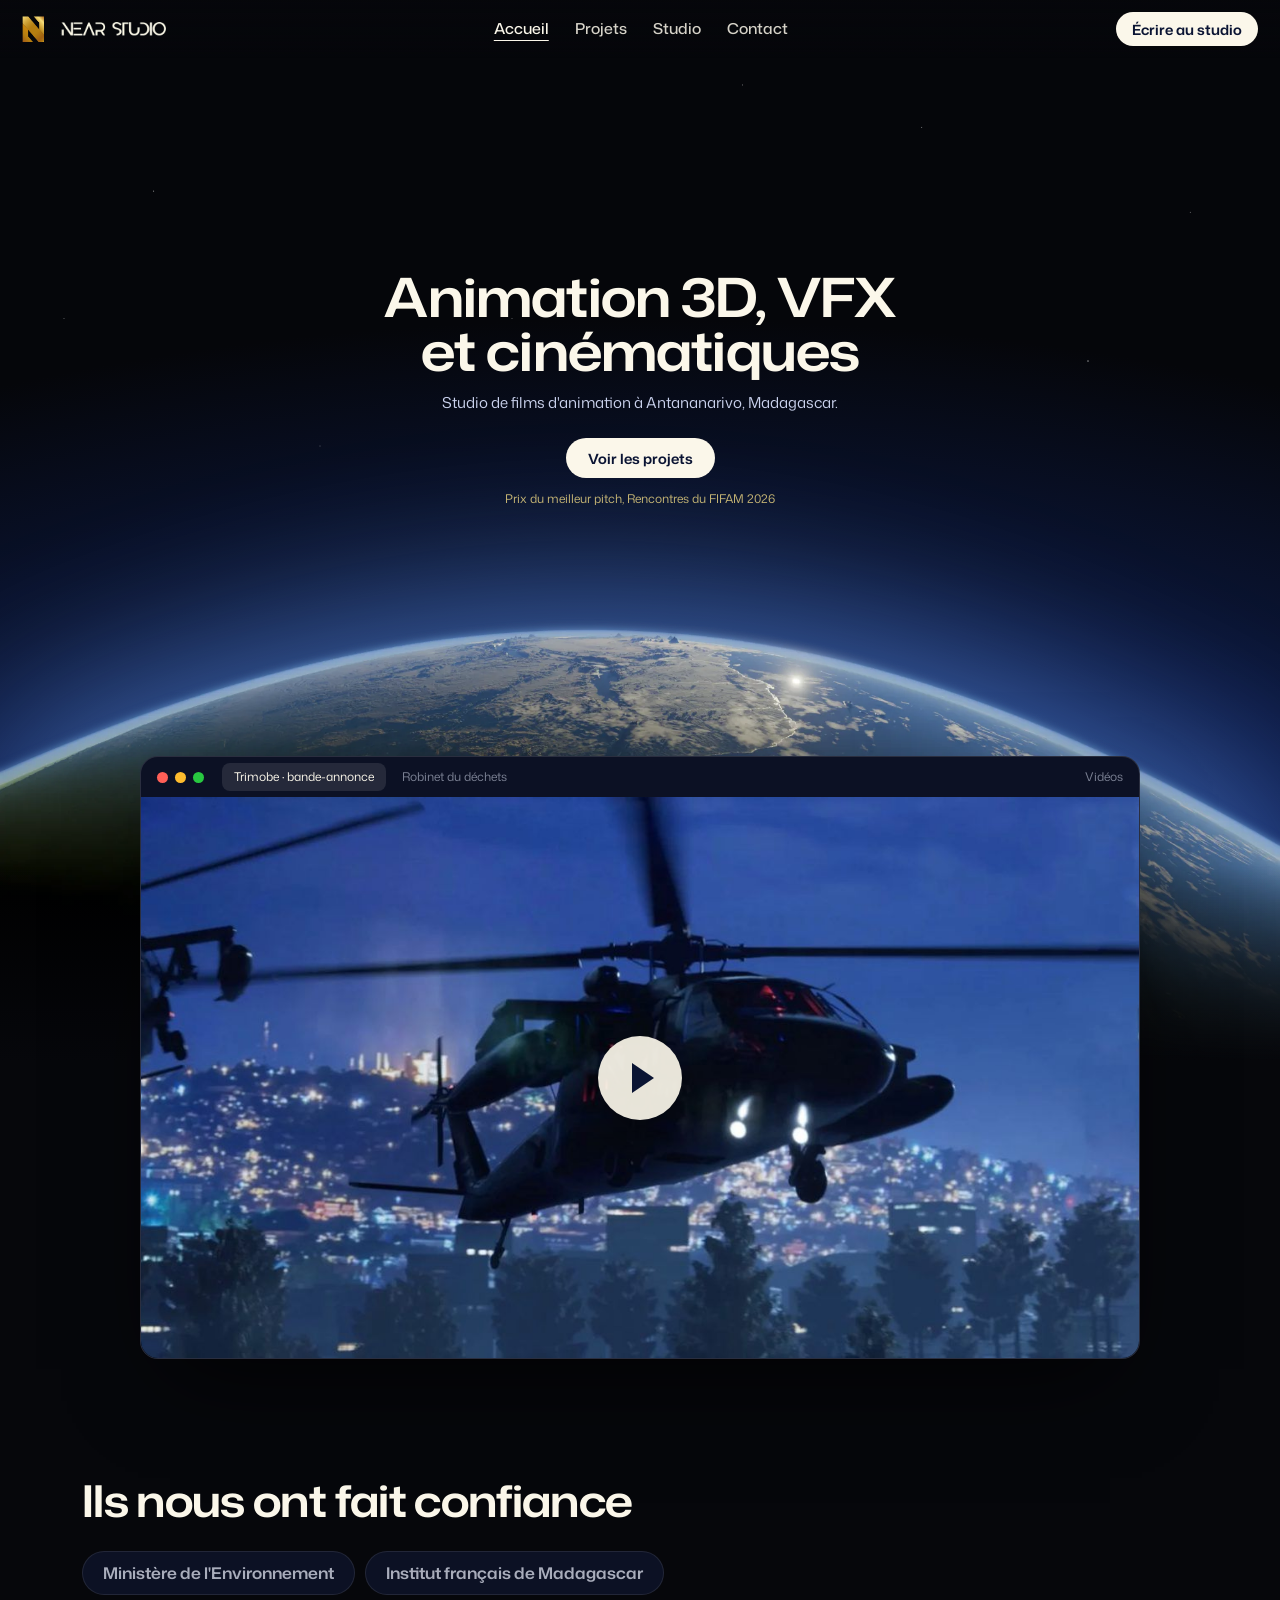
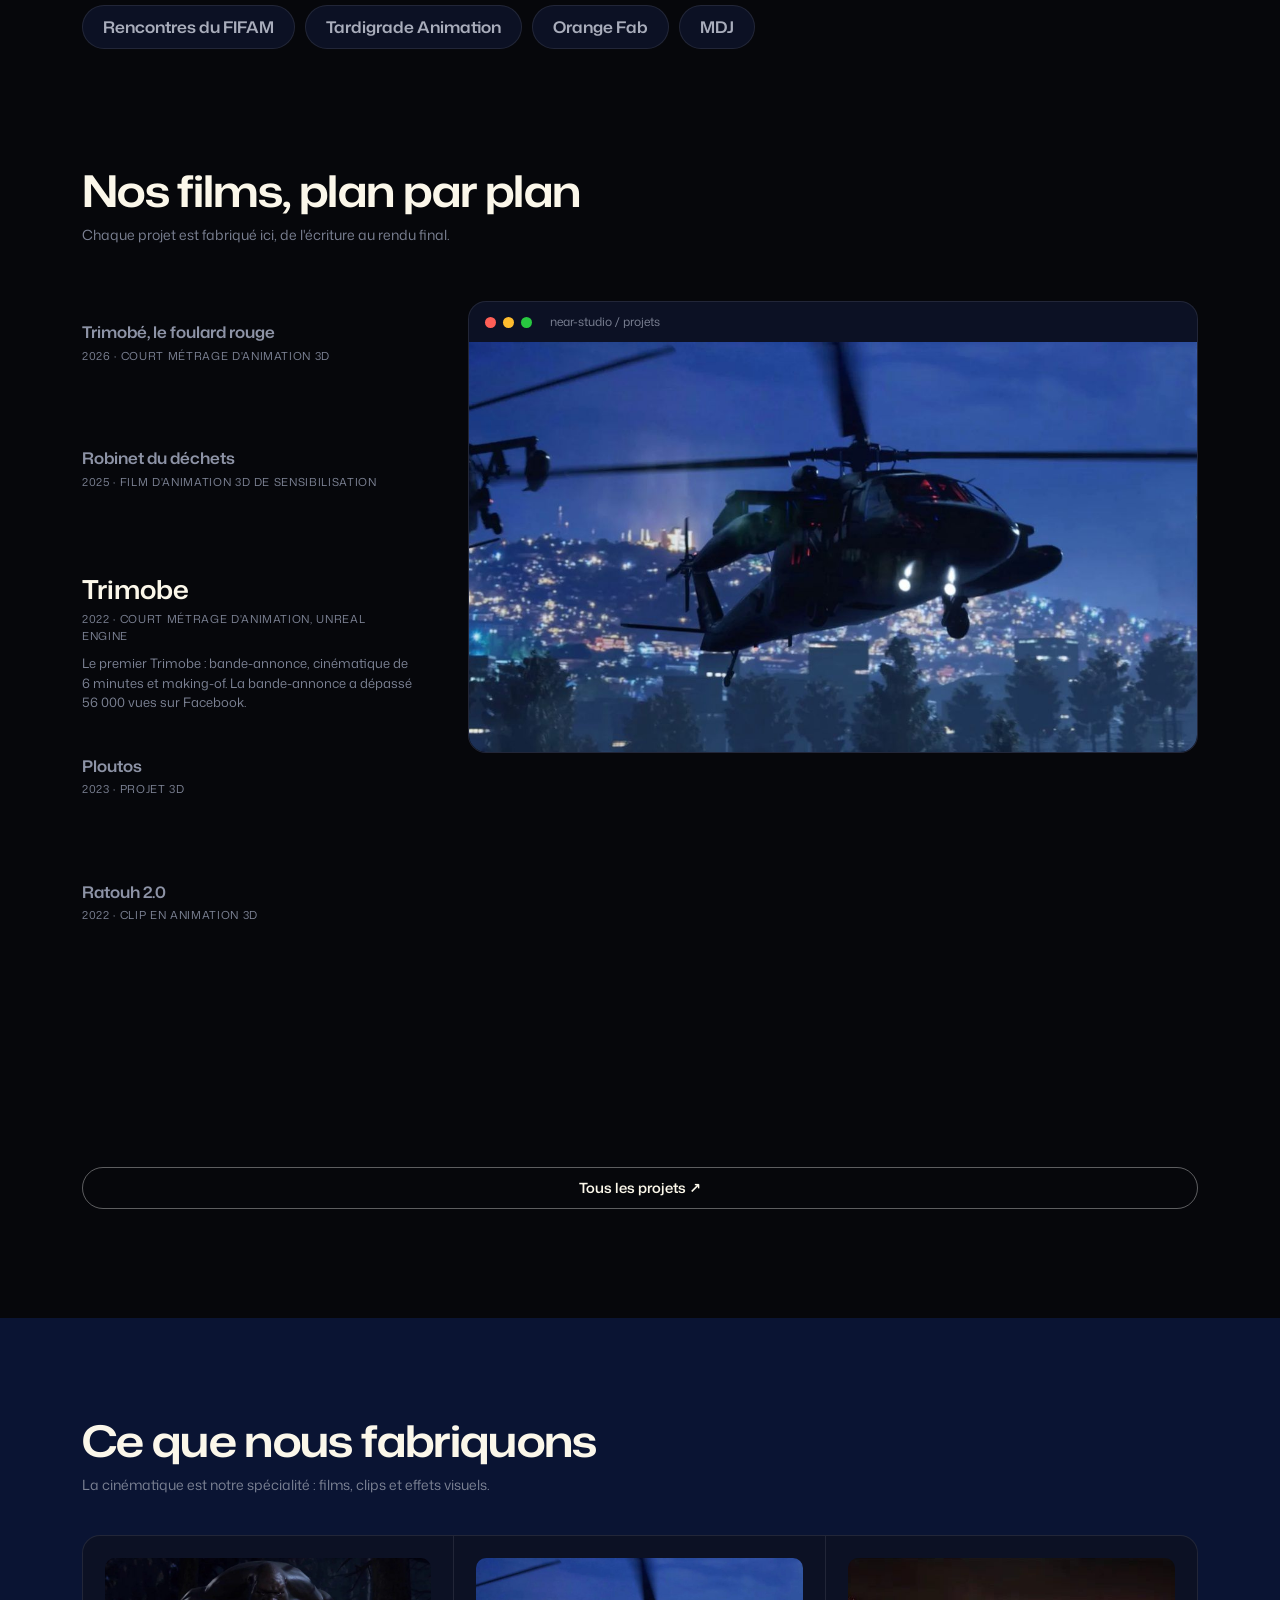
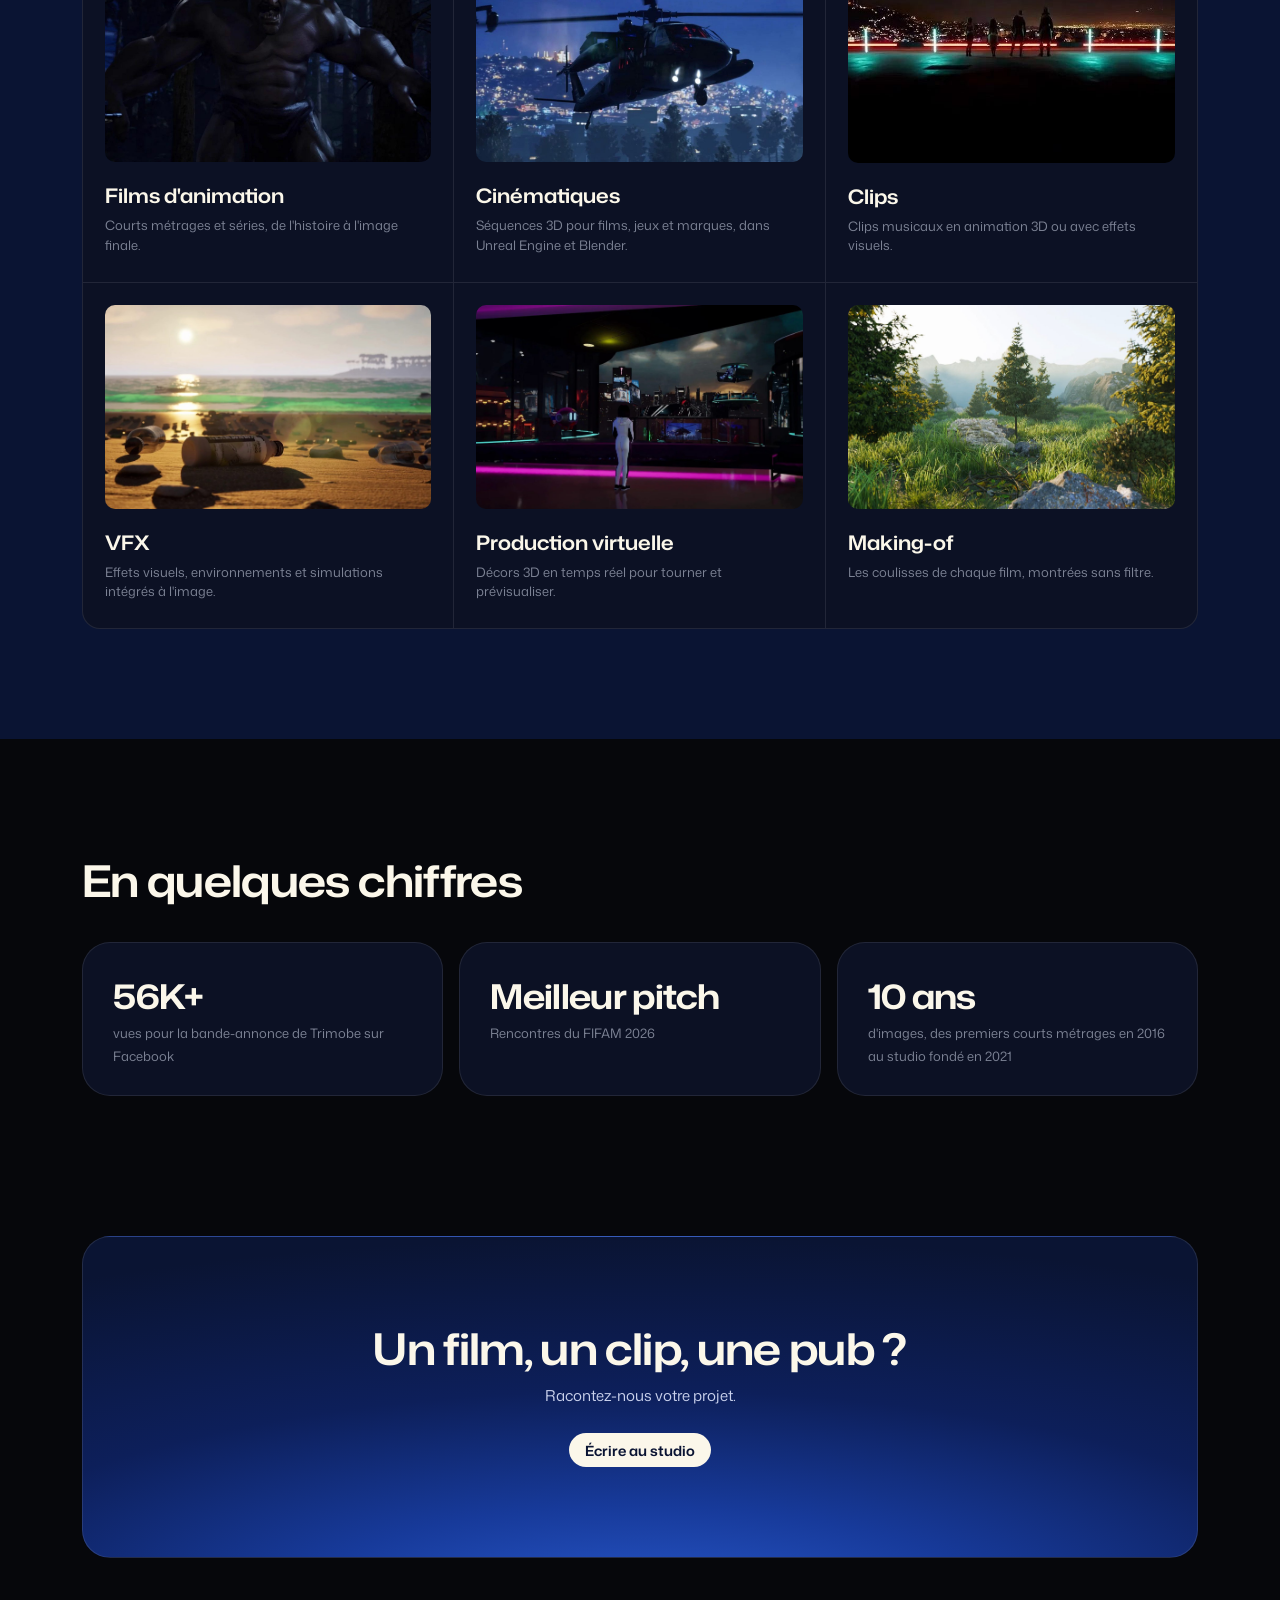
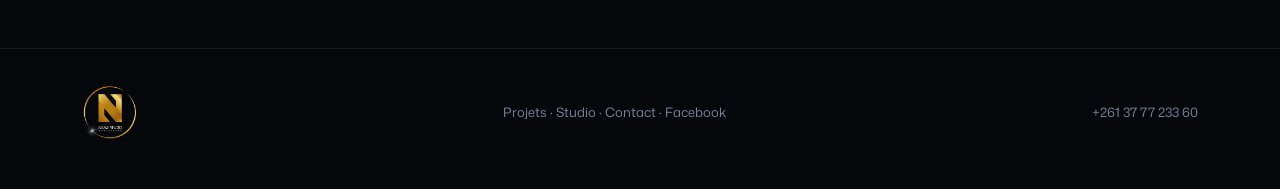
<file: index.html>
<!doctype html><html lang="fr"><head>
<!-- Google tag (gtag.js) -->
<script async src="https://www.googletagmanager.com/gtag/js?id=G-PV3WJQHHP0"></script>
<script>window.dataLayer=window.dataLayer||[];function gtag(){dataLayer.push(arguments);}gtag("js",new Date());gtag("config","G-PV3WJQHHP0");</script>
<meta charset="utf-8"><meta name="viewport" content="width=device-width,initial-scale=1">
<title>Near Studio, animation 3D et VFX à Madagascar</title><meta name="description" content="Near Studio, studio d'animation 3D, VFX et cinématiques à Antananarivo, Madagascar.">
<link rel="stylesheet" href="assets/site.css"></head><body>
<header class="nav"><a class="logo" href="index.html"><img class="n" src="assets/img/logo-n.png" alt=""><img class="t" src="assets/img/logo-texte.png" alt="Near Studio"></a>
<ul><li><a href="index.html" class=on>Accueil</a></li><li><a href="projets.html">Projets</a></li><li><a href="studio.html">Studio</a></li><li><a href="contact.html">Contact</a></li></ul><a class="pill white" href="contact.html">Écrire au studio</a></header>
<section class="hero"><div class="stars"></div><img class="earth" src="assets/img/earth.png" alt="">
<div class="copy"><h1 class="h1">Animation 3D, VFX<br>et cinématiques</h1>
<p>Studio de films d'animation à Antananarivo, Madagascar.</p>
<a class="pill blue" href="projets.html">Voir les projets</a><small>Prix du meilleur pitch, Rencontres du FIFAM 2026</small></div></section>
<div class="viewer rv"><div class="chrome"><div class="dots"><i></i><i></i><i></i></div><div class="tabs"><button class=on>Trimobe · bande-annonce</button><button>Robinet du déchets</button></div><span style="margin-left:auto">Vidéos</span></div>
<div class="screen vids"><div class="vid on" data-src="https://www.facebook.com/plugins/video.php?href=https%3A%2F%2Fwww.facebook.com%2F100078455602598%2Fvideos%2F586118402809609%2F&show_text=false&autoplay=true"><img src="assets/img/trimobe22-02.jpg" alt="Trimobe · bande-annonce"><button class="bigplay" aria-label="Lire Trimobe · bande-annonce"></button></div><div class="vid" data-src="https://www.youtube-nocookie.com/embed/w38i_Ce6xxY?autoplay=1&rel=0"><img src="assets/img/robinet-07.jpg" alt="Robinet du déchets"><button class="bigplay" aria-label="Lire Robinet du déchets"></button></div></div></div>
<main class="wrap">
<section class="sec rv"><h2 class="h2 w">Ils nous ont fait confiance</h2>
<div class="logos"><span>Ministère de l'Environnement</span><span>Institut français de Madagascar</span><span>Rencontres du FIFAM</span><span>Tardigrade Animation</span><span>Orange Fab</span><span>MDJ</span></div></section>
<section class="sec"><h2 class="h2 rv">Nos films, plan par plan</h2><p class="lead rv">Chaque projet est fabriqué ici, de l'écriture au rendu final.</p>
<div class="split"><div class="list"><a class="it" href="projets/trimobe-le-foulard-rouge.html"><h4>Trimobé, le foulard rouge</h4><div class="meta">2026 · Court métrage d'animation 3D</div><p>Un ogre lié à un lac cherche sa place parmi les humains. Le projet a reçu le Prix du meilleur pitch aux Rencontres du FIFAM 2026.</p></a><a class="it" href="projets/robinet-du-dechets.html"><h4>Robinet du déchets</h4><div class="meta">2025 · Film d'animation 3D de sensibilisation</div><p>Des déchets d'une ruelle de ville jusqu'à la mer, puis une île préservée. Conception et réalisation par Near Studio.</p></a><a class="it" href="projets/trimobe.html"><h4>Trimobe</h4><div class="meta">2022 · Court métrage d'animation, Unreal Engine</div><p>Le premier Trimobe : bande-annonce, cinématique de 6 minutes et making-of. La bande-annonce a dépassé 56 000 vues sur Facebook.</p></a><a class="it" href="projets/ploutos.html"><h4>Ploutos</h4><div class="meta">2023 · Projet 3D</div><p>Humain numérique, intérieurs néon, forêt et espaces d'exposition : un univers entièrement construit en 3D.</p></a><a class="it" href="projets/ratouh.html"><h4>Ratouh 2.0</h4><div class="meta">2022 · Clip en animation 3D</div><p>Quatre personnages 3D sur les toits d'une ville la nuit.</p></a></div><div class="stick"><div class="win"><div class="chrome"><div class="dots"><i></i><i></i><i></i></div><span>near-studio / projets</span></div><div class="screen"><img src="assets/img/trimobe26-01.jpg" alt="Trimobé, le foulard rouge"><img src="assets/img/robinet-07.jpg" alt="Robinet du déchets"><img src="assets/img/trimobe22-02.jpg" alt="Trimobe"><img src="assets/img/ploutos-05.jpg" alt="Ploutos"><img src="assets/img/ratouh-01.jpg" alt="Ratouh 2.0"></div></div></div></div>
<a class="pill line" href="projets.html">Tous les projets ↗</a></section>
<section class="sec band"><h2 class="h2 w rv">Ce que nous fabriquons</h2><p class="lead rv">La cinématique est notre spécialité : films, clips et effets visuels.</p><div class="grid3"><div class="c rv"><div class="ph"><img src="assets/img/trimobe22-08.jpg" alt=""></div><h3>Films d'animation</h3><p>Courts métrages et séries, de l'histoire à l'image finale.</p></div><div class="c rv"><div class="ph"><img src="assets/img/trimobe22-02.jpg" alt=""></div><h3>Cinématiques</h3><p>Séquences 3D pour films, jeux et marques, dans Unreal Engine et Blender.</p></div><div class="c rv"><div class="ph"><img src="assets/img/ratouh-02.jpg" alt=""></div><h3>Clips</h3><p>Clips musicaux en animation 3D ou avec effets visuels.</p></div><div class="c rv"><div class="ph"><img src="assets/img/robinet-04.jpg" alt=""></div><h3>VFX</h3><p>Effets visuels, environnements et simulations intégrés à l'image.</p></div><div class="c rv"><div class="ph"><img src="assets/img/ploutos-11.jpg" alt=""></div><h3>Production virtuelle</h3><p>Décors 3D en temps réel pour tourner et prévisualiser.</p></div><div class="c rv"><div class="ph"><img src="assets/img/perso-07.jpg" alt=""></div><h3>Making-of</h3><p>Les coulisses de chaque film, montrées sans filtre.</p></div></div></section>
<section class="sec"><h2 class="h2 rv">En quelques chiffres</h2><div class="facts">
<div class="rv"><b>56K+</b><span>vues pour la bande-annonce de Trimobe sur Facebook</span></div>
<div class="rv"><b>Meilleur pitch</b><span>Rencontres du FIFAM 2026</span></div>
<div class="rv"><b>10 ans</b><span>d'images, des premiers courts métrages en 2016 au studio fondé en 2021</span></div></div></section>
<section class="cta rv"><h2 class="h2">Un film, un clip, une pub ?</h2><p>Racontez-nous votre projet.</p><a class="pill white" href="contact.html">Écrire au studio</a></section>
</main><footer><div class="wrap"><img class="flogo" src="assets/img/logo.png" alt="Near Studio Madagascar"><span><a href="projets.html">Projets</a> · <a href="studio.html">Studio</a> · <a href="contact.html">Contact</a> · <a href="https://www.facebook.com/people/Near-Studio/100078455602598/">Facebook</a></span><span>+261 37 77 233 60</span></div></footer>
<script src="assets/site.js"></script></body></html>
</file>
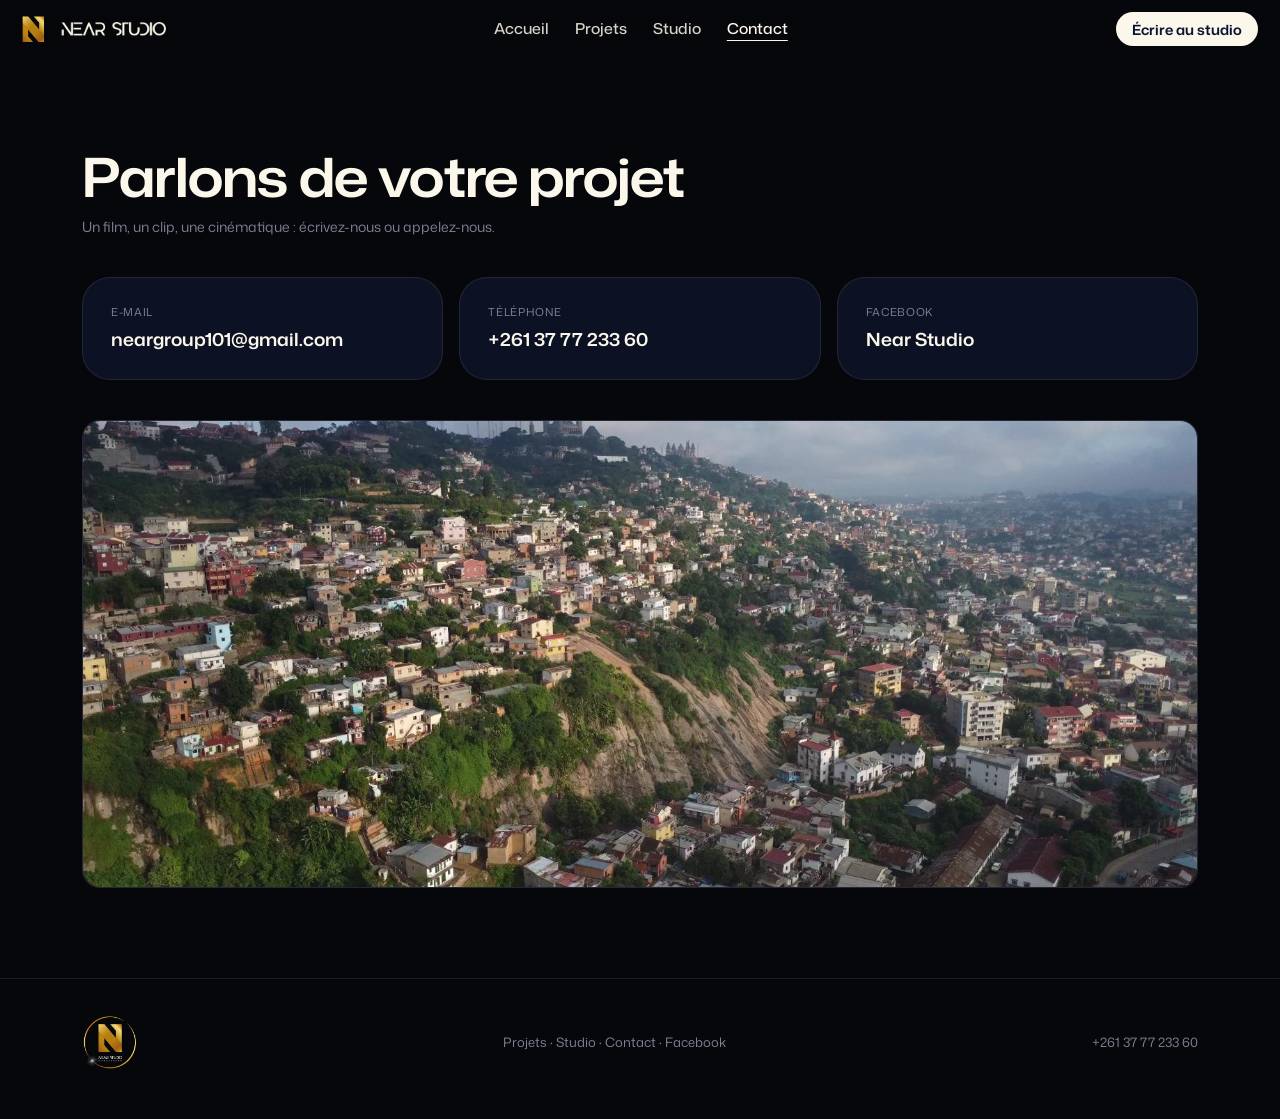
<file: contact.html>
<!doctype html><html lang="fr"><head>
<!-- Google tag (gtag.js) -->
<script async src="https://www.googletagmanager.com/gtag/js?id=G-PV3WJQHHP0"></script>
<script>window.dataLayer=window.dataLayer||[];function gtag(){dataLayer.push(arguments);}gtag("js",new Date());gtag("config","G-PV3WJQHHP0");</script>
<meta charset="utf-8"><meta name="viewport" content="width=device-width,initial-scale=1">
<title>Contact - Near Studio</title><meta name="description" content="Near Studio, studio d'animation 3D, VFX et cinématiques à Antananarivo, Madagascar.">
<link rel="stylesheet" href="assets/site.css"></head><body>
<header class="nav light"><a class="logo" href="index.html"><img class="n" src="assets/img/logo-n.png" alt=""><img class="t" src="assets/img/logo-texte.png" alt="Near Studio"></a>
<ul><li><a href="index.html">Accueil</a></li><li><a href="projets.html">Projets</a></li><li><a href="studio.html">Studio</a></li><li><a href="contact.html" class=on>Contact</a></li></ul><a class="pill white" href="contact.html">Écrire au studio</a></header><main class="wrap page"><h1 class="h1 rv">Parlons de votre projet</h1><p class="lead rv">Un film, un clip, une cinématique : écrivez-nous ou appelez-nous.</p>
<div class="contact rv"><a href="mailto:neargroup101@gmail.com"><span>E-mail</span><b>neargroup101@gmail.com</b></a><a href="tel:+261377723360"><span>Téléphone</span><b>+261 37 77 233 60</b></a><a href="https://www.facebook.com/people/Near-Studio/100078455602598/"><span>Facebook</span><b>Near Studio</b></a></div>
<div class="win rv" style="margin-top:40px"><div class="screen" style="aspect-ratio:2.39"><img class="on" src="assets/img/dajouh-13.jpg" alt=""></div></div></main><footer><div class="wrap"><img class="flogo" src="assets/img/logo.png" alt="Near Studio Madagascar"><span><a href="projets.html">Projets</a> · <a href="studio.html">Studio</a> · <a href="contact.html">Contact</a> · <a href="https://www.facebook.com/people/Near-Studio/100078455602598/">Facebook</a></span><span>+261 37 77 233 60</span></div></footer>
<script src="assets/site.js"></script></body></html>
</file>
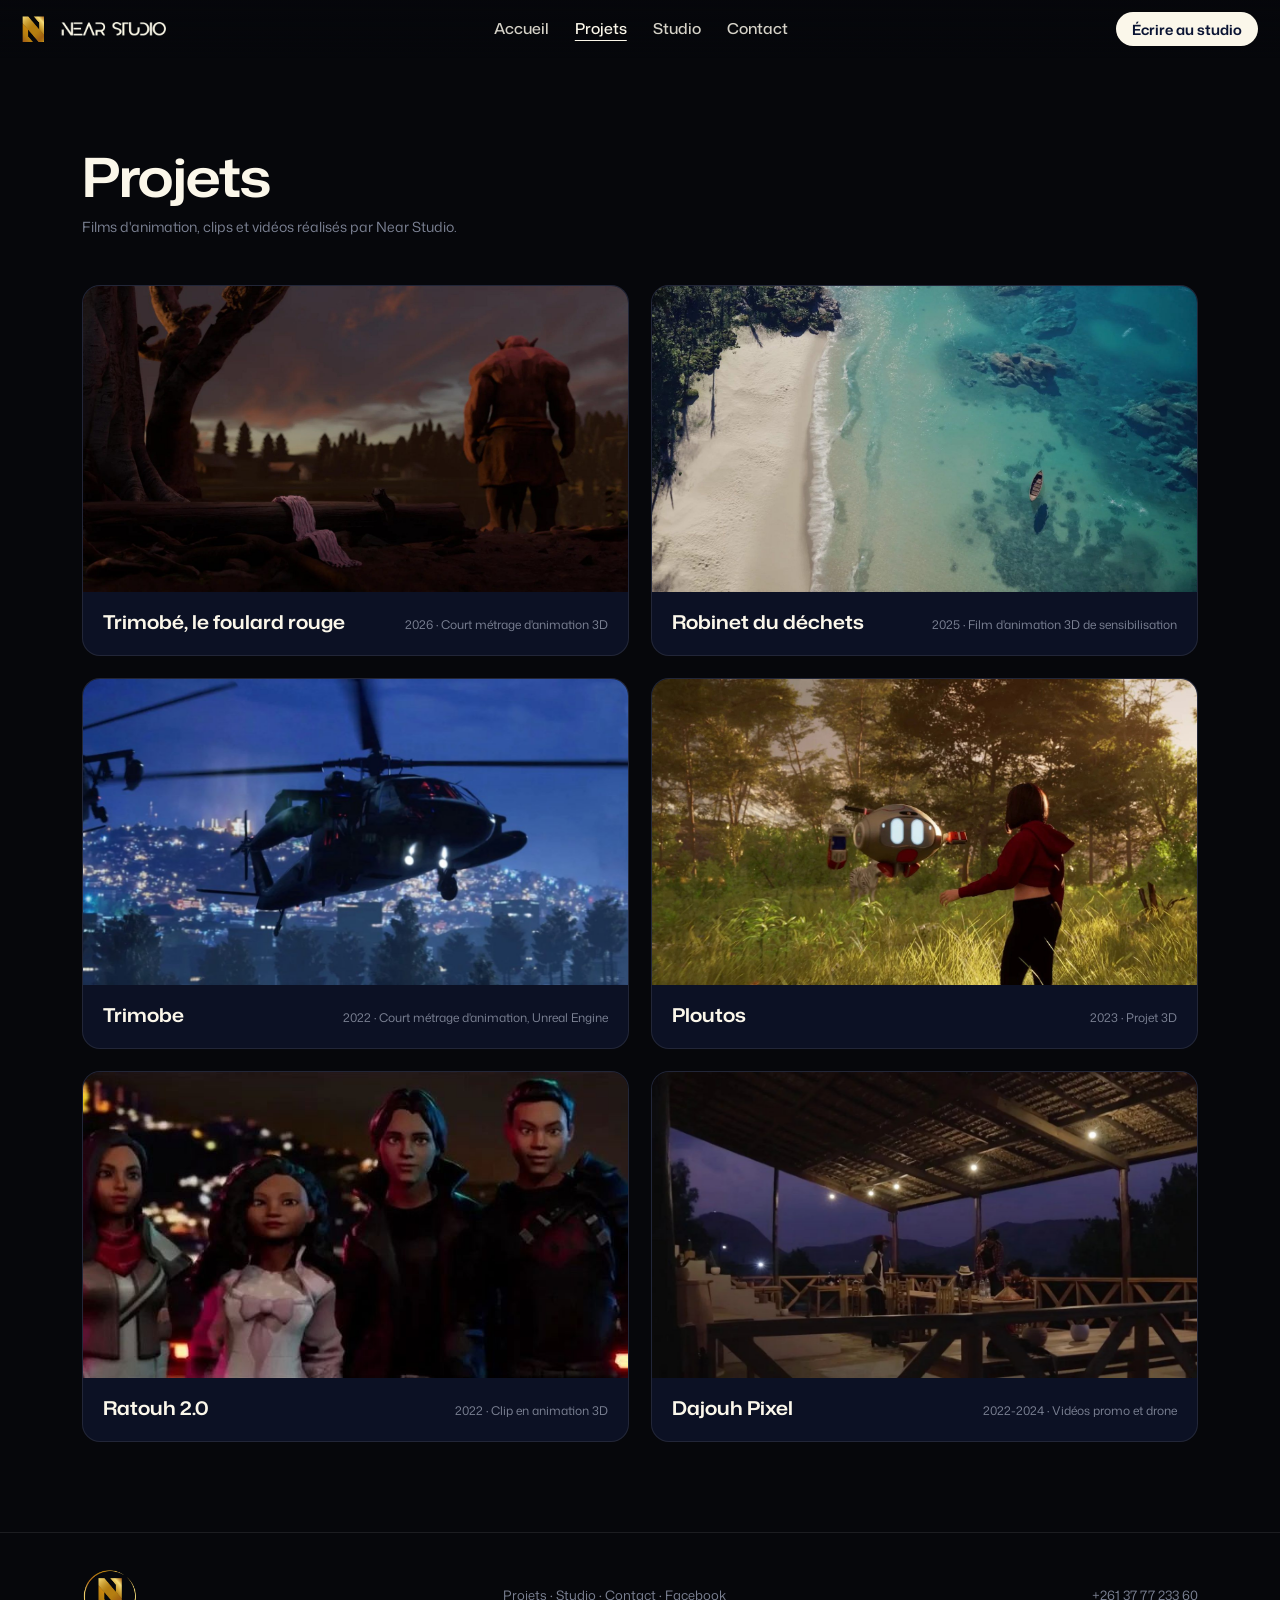
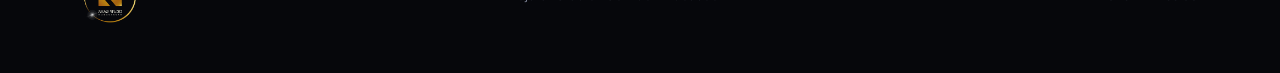
<file: projets.html>
<!doctype html><html lang="fr"><head>
<!-- Google tag (gtag.js) -->
<script async src="https://www.googletagmanager.com/gtag/js?id=G-PV3WJQHHP0"></script>
<script>window.dataLayer=window.dataLayer||[];function gtag(){dataLayer.push(arguments);}gtag("js",new Date());gtag("config","G-PV3WJQHHP0");</script>
<meta charset="utf-8"><meta name="viewport" content="width=device-width,initial-scale=1">
<title>Projets - Near Studio</title><meta name="description" content="Near Studio, studio d'animation 3D, VFX et cinématiques à Antananarivo, Madagascar.">
<link rel="stylesheet" href="assets/site.css"></head><body>
<header class="nav light"><a class="logo" href="index.html"><img class="n" src="assets/img/logo-n.png" alt=""><img class="t" src="assets/img/logo-texte.png" alt="Near Studio"></a>
<ul><li><a href="index.html">Accueil</a></li><li><a href="projets.html" class=on>Projets</a></li><li><a href="studio.html">Studio</a></li><li><a href="contact.html">Contact</a></li></ul><a class="pill white" href="contact.html">Écrire au studio</a></header><main class="wrap page"><h1 class="h1 rv">Projets</h1><p class="lead rv">Films d'animation, clips et vidéos réalisés par Near Studio.</p><div class="cards2"><a class="pcard rv" href="projets/trimobe-le-foulard-rouge.html"><div class="ph"><img src="assets/img/trimobe26-01.jpg" alt=""></div><div class="tx"><h3>Trimobé, le foulard rouge</h3><span>2026 · Court métrage d'animation 3D</span></div></a><a class="pcard rv" href="projets/robinet-du-dechets.html"><div class="ph"><img src="assets/img/robinet-07.jpg" alt=""></div><div class="tx"><h3>Robinet du déchets</h3><span>2025 · Film d'animation 3D de sensibilisation</span></div></a><a class="pcard rv" href="projets/trimobe.html"><div class="ph"><img src="assets/img/trimobe22-02.jpg" alt=""></div><div class="tx"><h3>Trimobe</h3><span>2022 · Court métrage d'animation, Unreal Engine</span></div></a><a class="pcard rv" href="projets/ploutos.html"><div class="ph"><img src="assets/img/ploutos-05.jpg" alt=""></div><div class="tx"><h3>Ploutos</h3><span>2023 · Projet 3D</span></div></a><a class="pcard rv" href="projets/ratouh.html"><div class="ph"><img src="assets/img/ratouh-01.jpg" alt=""></div><div class="tx"><h3>Ratouh 2.0</h3><span>2022 · Clip en animation 3D</span></div></a><a class="pcard rv" href="projets/dajouh-pixel.html"><div class="ph"><img src="assets/img/dajouh-05.jpg" alt=""></div><div class="tx"><h3>Dajouh Pixel</h3><span>2022-2024 · Vidéos promo et drone</span></div></a></div></main><footer><div class="wrap"><img class="flogo" src="assets/img/logo.png" alt="Near Studio Madagascar"><span><a href="projets.html">Projets</a> · <a href="studio.html">Studio</a> · <a href="contact.html">Contact</a> · <a href="https://www.facebook.com/people/Near-Studio/100078455602598/">Facebook</a></span><span>+261 37 77 233 60</span></div></footer>
<script src="assets/site.js"></script></body></html>
</file>
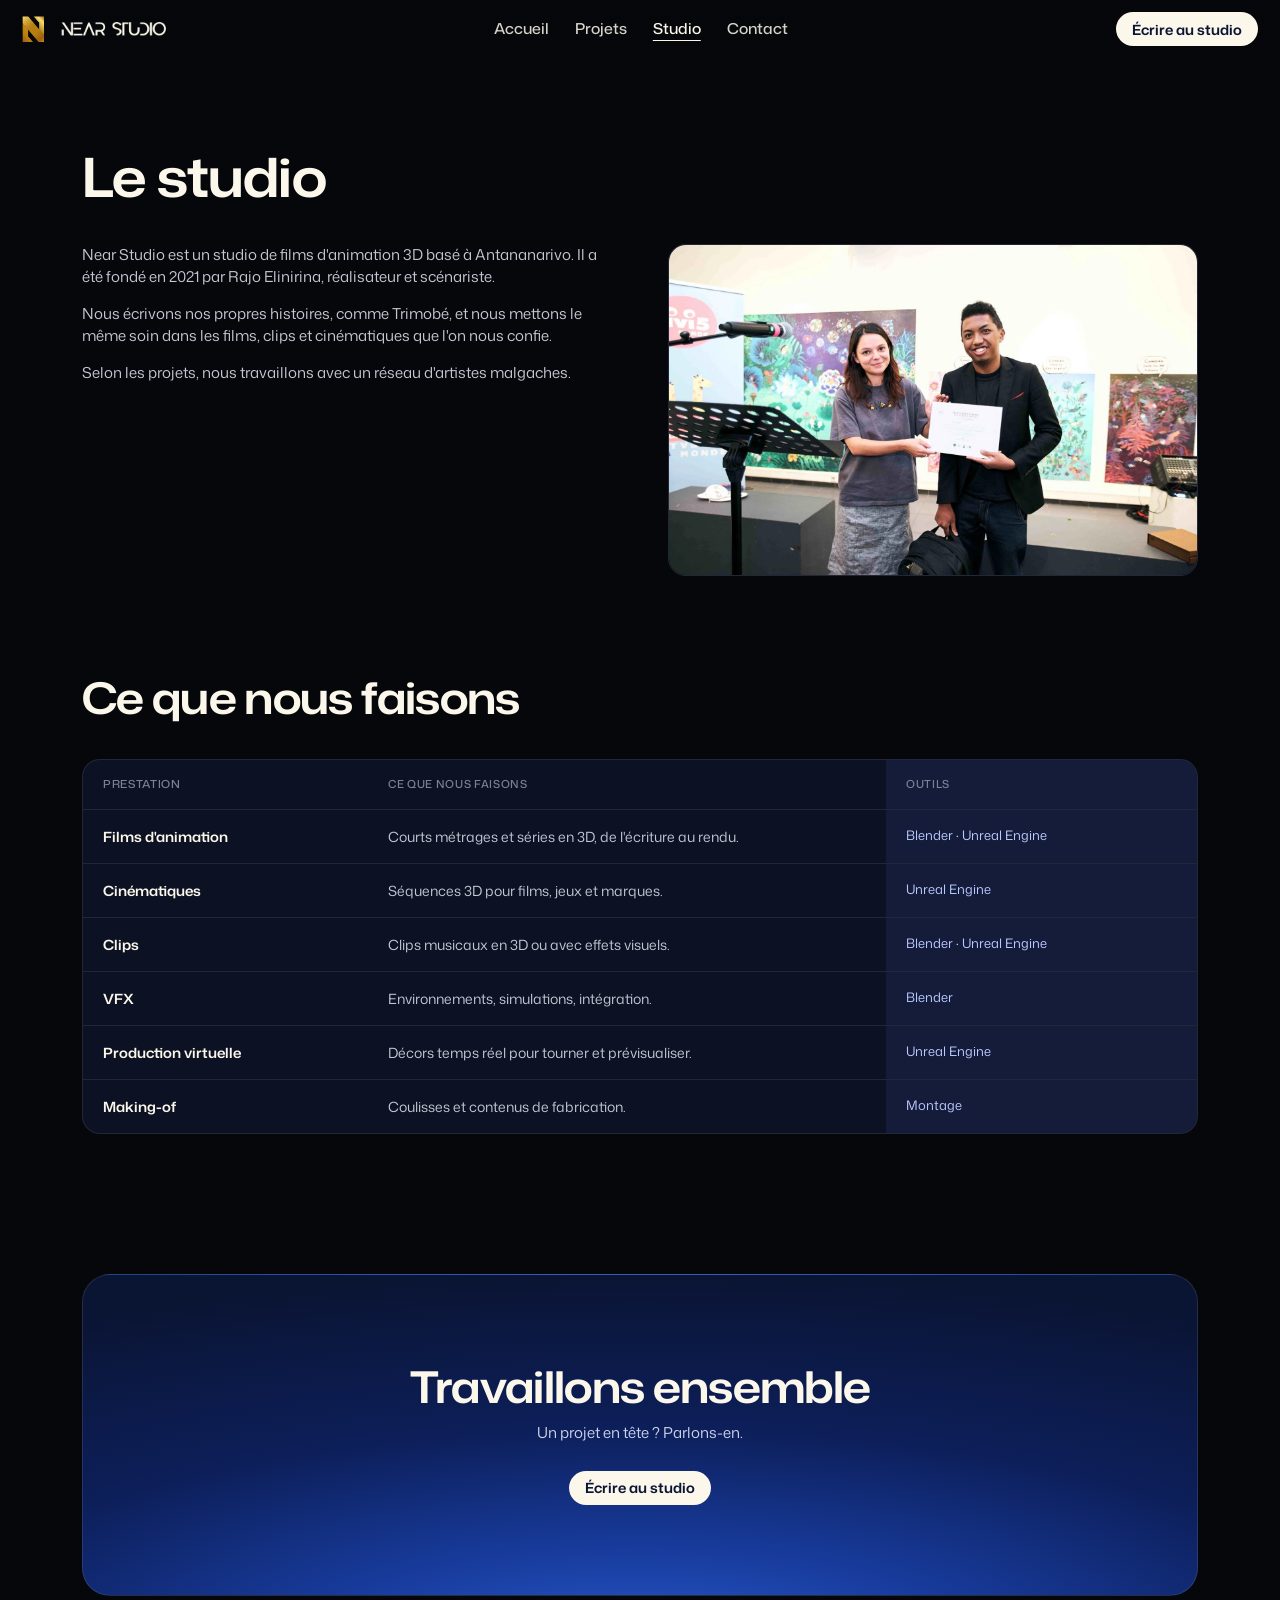
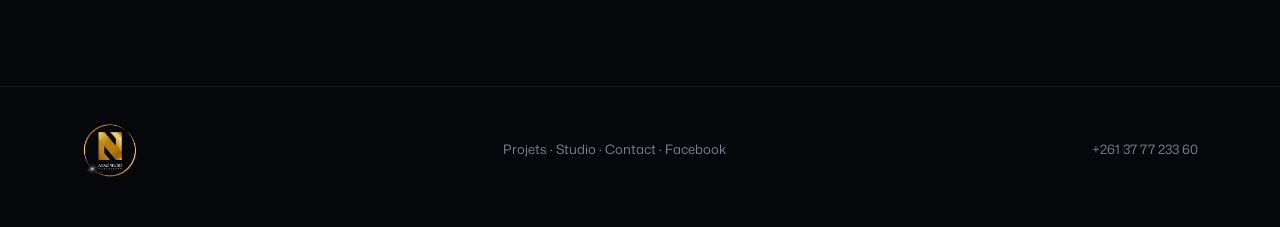
<file: studio.html>
<!doctype html><html lang="fr"><head>
<!-- Google tag (gtag.js) -->
<script async src="https://www.googletagmanager.com/gtag/js?id=G-PV3WJQHHP0"></script>
<script>window.dataLayer=window.dataLayer||[];function gtag(){dataLayer.push(arguments);}gtag("js",new Date());gtag("config","G-PV3WJQHHP0");</script>
<meta charset="utf-8"><meta name="viewport" content="width=device-width,initial-scale=1">
<title>Studio - Near Studio</title><meta name="description" content="Near Studio, studio d'animation 3D, VFX et cinématiques à Antananarivo, Madagascar.">
<link rel="stylesheet" href="assets/site.css"></head><body>
<header class="nav light"><a class="logo" href="index.html"><img class="n" src="assets/img/logo-n.png" alt=""><img class="t" src="assets/img/logo-texte.png" alt="Near Studio"></a>
<ul><li><a href="index.html">Accueil</a></li><li><a href="projets.html">Projets</a></li><li><a href="studio.html" class=on>Studio</a></li><li><a href="contact.html">Contact</a></li></ul><a class="pill white" href="contact.html">Écrire au studio</a></header><main class="wrap page"><h1 class="h1 rv">Le studio</h1>
<div class="two rv"><div><p>Near Studio est un studio de films d'animation 3D basé à Antananarivo. Il a été fondé en 2021 par Rajo Elinirina, réalisateur et scénariste.</p>
<p>Nous écrivons nos propres histoires, comme Trimobé, et nous mettons le même soin dans les films, clips et cinématiques que l'on nous confie.</p>
<p>Selon les projets, nous travaillons avec un réseau d'artistes malgaches.</p></div>
<div class="win"><div class="screen" style="aspect-ratio:16/10"><img class="on" src="assets/img/trimobe26-02.jpg" alt="Remise du Prix du meilleur pitch"></div></div></div>
<section class="sec" style="padding-top:100px"><h2 class="h2 rv">Ce que nous faisons</h2><div class="table rv"><div class="row head"><div>Prestation</div><div>Ce que nous faisons</div><div>Outils</div></div><div class="row"><div>Films d'animation</div><div>Courts métrages et séries en 3D, de l'écriture au rendu.</div><div>Blender · Unreal Engine</div></div><div class="row"><div>Cinématiques</div><div>Séquences 3D pour films, jeux et marques.</div><div>Unreal Engine</div></div><div class="row"><div>Clips</div><div>Clips musicaux en 3D ou avec effets visuels.</div><div>Blender · Unreal Engine</div></div><div class="row"><div>VFX</div><div>Environnements, simulations, intégration.</div><div>Blender</div></div><div class="row"><div>Production virtuelle</div><div>Décors temps réel pour tourner et prévisualiser.</div><div>Unreal Engine</div></div><div class="row"><div>Making-of</div><div>Coulisses et contenus de fabrication.</div><div>Montage</div></div></div></section>
<section class="cta rv"><h2 class="h2">Travaillons ensemble</h2><p>Un projet en tête ? Parlons-en.</p><a class="pill white" href="contact.html">Écrire au studio</a></section></main><footer><div class="wrap"><img class="flogo" src="assets/img/logo.png" alt="Near Studio Madagascar"><span><a href="projets.html">Projets</a> · <a href="studio.html">Studio</a> · <a href="contact.html">Contact</a> · <a href="https://www.facebook.com/people/Near-Studio/100078455602598/">Facebook</a></span><span>+261 37 77 233 60</span></div></footer>
<script src="assets/site.js"></script></body></html>
</file>
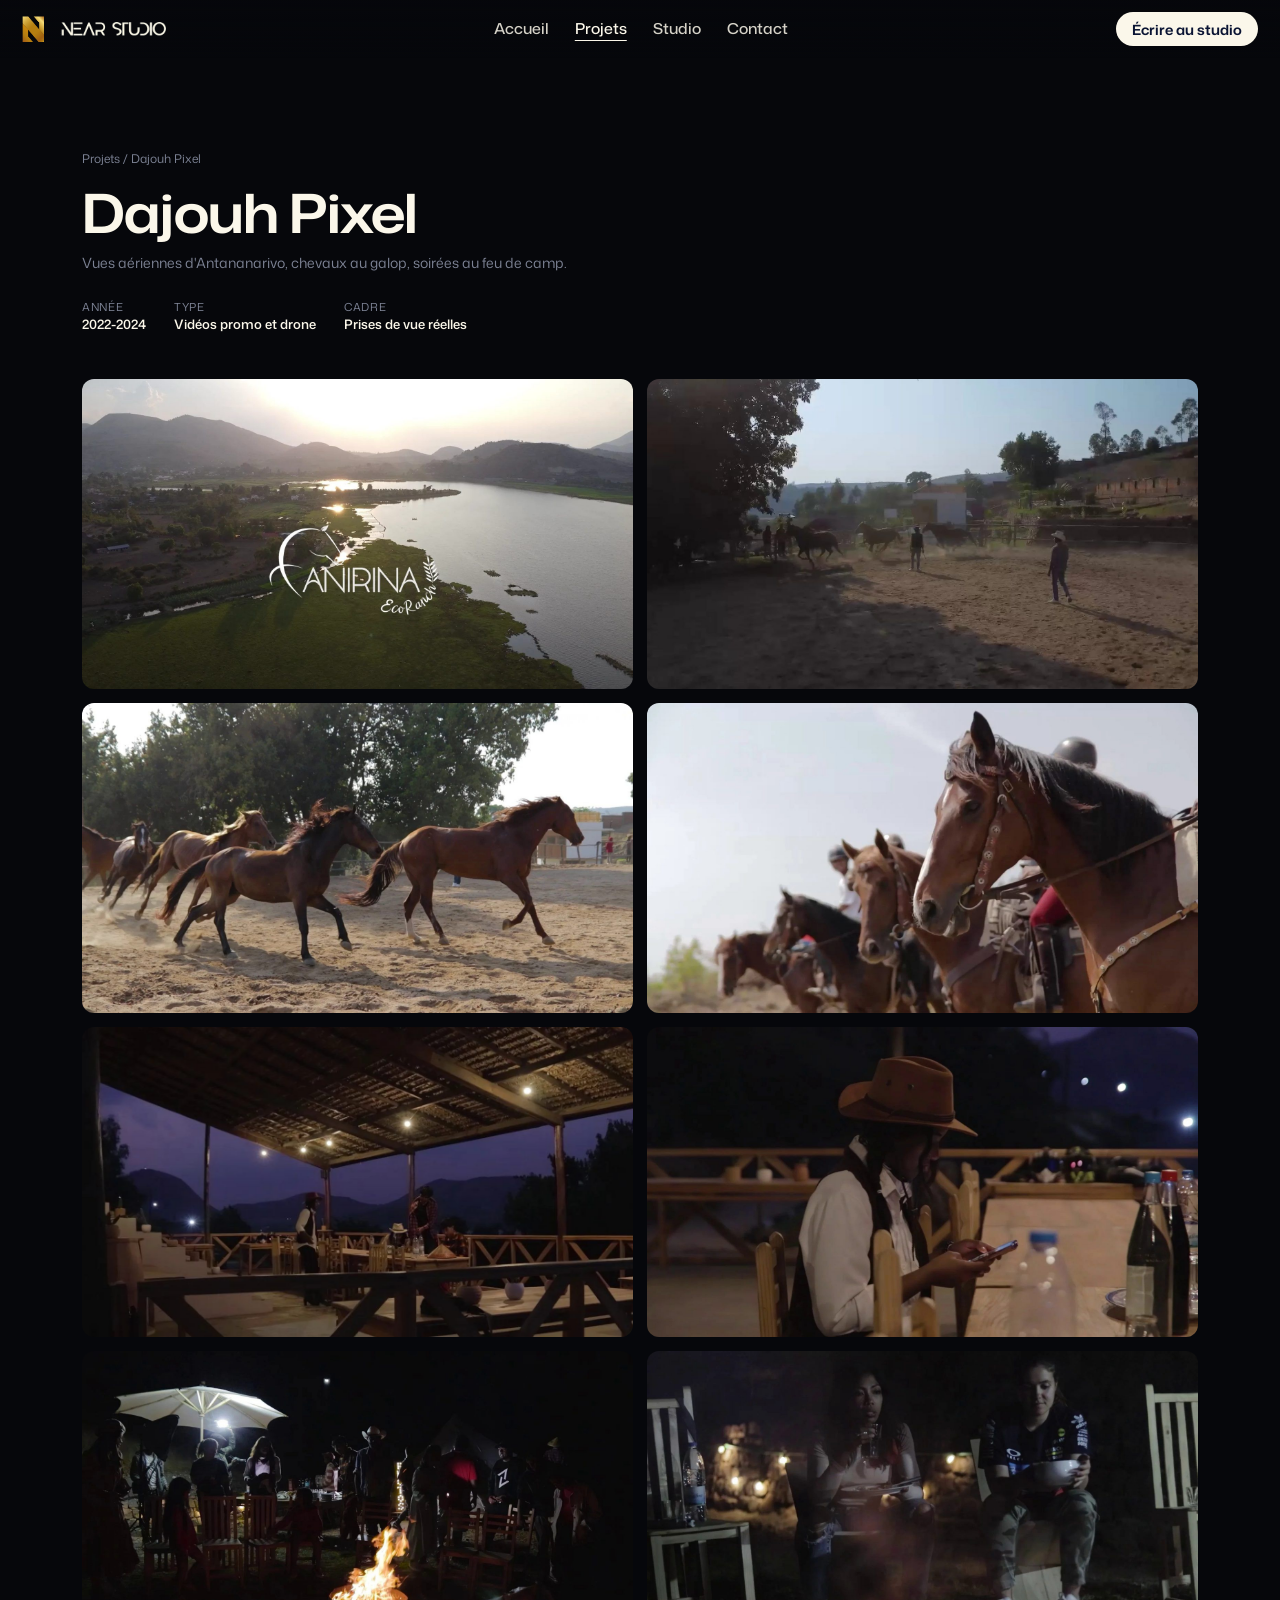
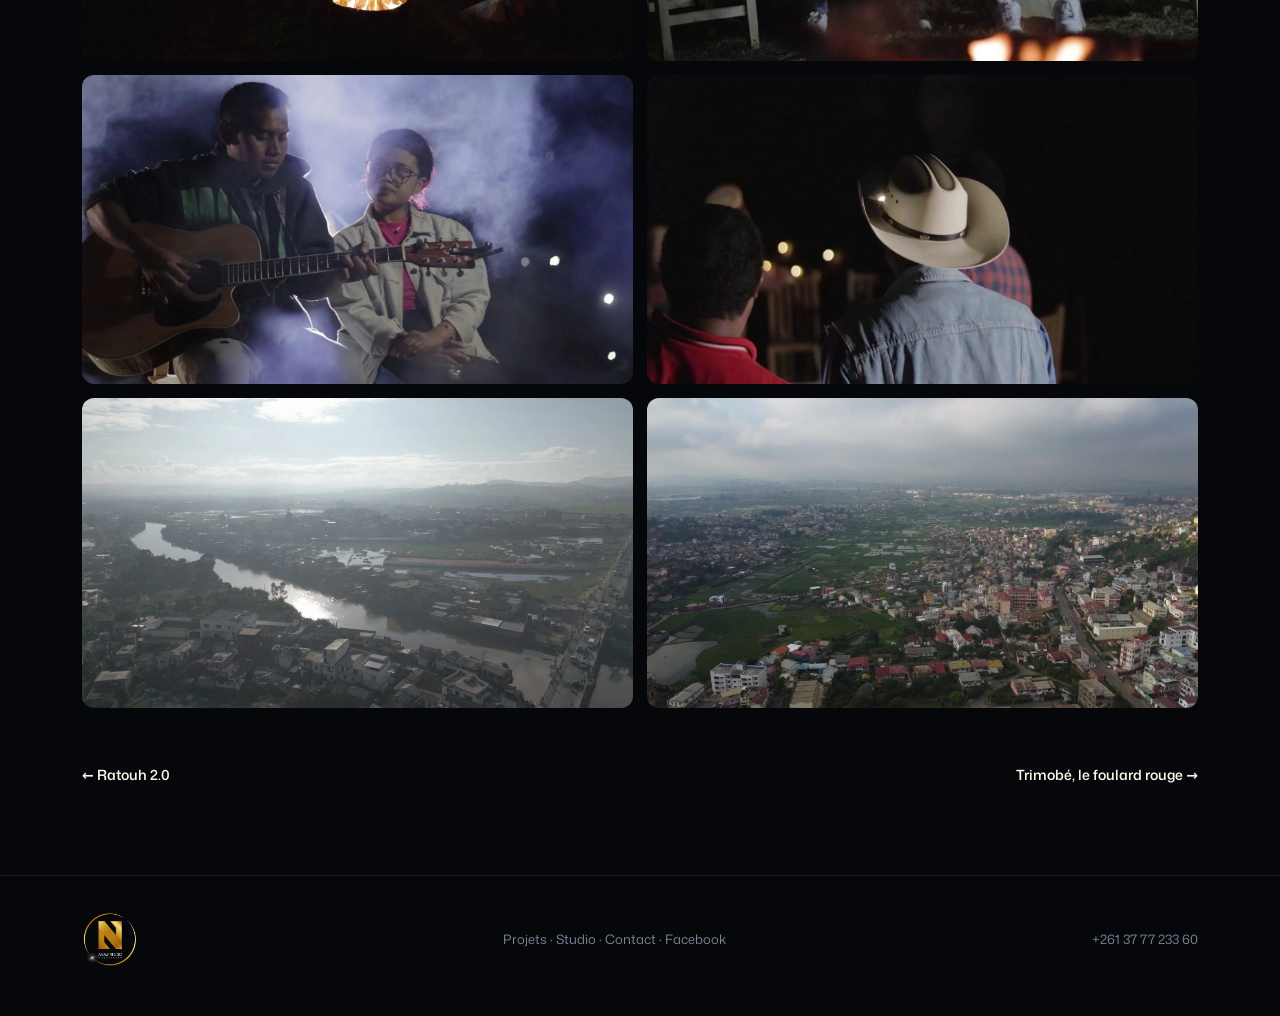
<file: projets/dajouh-pixel.html>
<!doctype html><html lang="fr"><head>
<!-- Google tag (gtag.js) -->
<script async src="https://www.googletagmanager.com/gtag/js?id=G-PV3WJQHHP0"></script>
<script>window.dataLayer=window.dataLayer||[];function gtag(){dataLayer.push(arguments);}gtag("js",new Date());gtag("config","G-PV3WJQHHP0");</script>
<meta charset="utf-8"><meta name="viewport" content="width=device-width,initial-scale=1">
<title>Dajouh Pixel - Near Studio</title><meta name="description" content="Near Studio, studio d'animation 3D, VFX et cinématiques à Antananarivo, Madagascar.">
<link rel="stylesheet" href="../assets/site.css"></head><body>
<header class="nav light"><a class="logo" href="../index.html"><img class="n" src="../assets/img/logo-n.png" alt=""><img class="t" src="../assets/img/logo-texte.png" alt="Near Studio"></a>
<ul><li><a href="../index.html">Accueil</a></li><li><a href="../projets.html" class=on>Projets</a></li><li><a href="../studio.html">Studio</a></li><li><a href="../contact.html">Contact</a></li></ul><a class="pill white" href="../contact.html">Écrire au studio</a></header><main class="wrap page">
<div class="crumb"><a href="../projets.html">Projets</a> / Dajouh Pixel</div><h1 class="h1 rv">Dajouh Pixel</h1><p class="lead rv">Vues aériennes d'Antananarivo, chevaux au galop, soirées au feu de camp.</p>
<div class="metaRow rv"><div><span>Année</span><b>2022-2024</b></div><div><span>Type</span><b>Vidéos promo et drone</b></div><div><span>Cadre</span><b>Prises de vue réelles</b></div></div>
<div class="shots"><img class="rv" src="../assets/img/dajouh-01.jpg" alt=""><img class="rv" src="../assets/img/dajouh-02.jpg" alt=""><img class="rv" src="../assets/img/dajouh-03.jpg" alt=""><img class="rv" src="../assets/img/dajouh-04.jpg" alt=""><img class="rv" src="../assets/img/dajouh-05.jpg" alt=""><img class="rv" src="../assets/img/dajouh-06.jpg" alt=""><img class="rv" src="../assets/img/dajouh-07.jpg" alt=""><img class="rv" src="../assets/img/dajouh-08.jpg" alt=""><img class="rv" src="../assets/img/dajouh-09.jpg" alt=""><img class="rv" src="../assets/img/dajouh-10.jpg" alt=""><img class="rv" src="../assets/img/dajouh-11.jpg" alt=""><img class="rv" src="../assets/img/dajouh-12.jpg" alt=""></div>
<div class="pn"><a href="ratouh.html">← Ratouh 2.0</a><a href="trimobe-le-foulard-rouge.html">Trimobé, le foulard rouge →</a></div></main><footer><div class="wrap"><img class="flogo" src="../assets/img/logo.png" alt="Near Studio Madagascar"><span><a href="../projets.html">Projets</a> · <a href="../studio.html">Studio</a> · <a href="../contact.html">Contact</a> · <a href="https://www.facebook.com/people/Near-Studio/100078455602598/">Facebook</a></span><span>+261 37 77 233 60</span></div></footer>
<script src="../assets/site.js"></script></body></html>
</file>
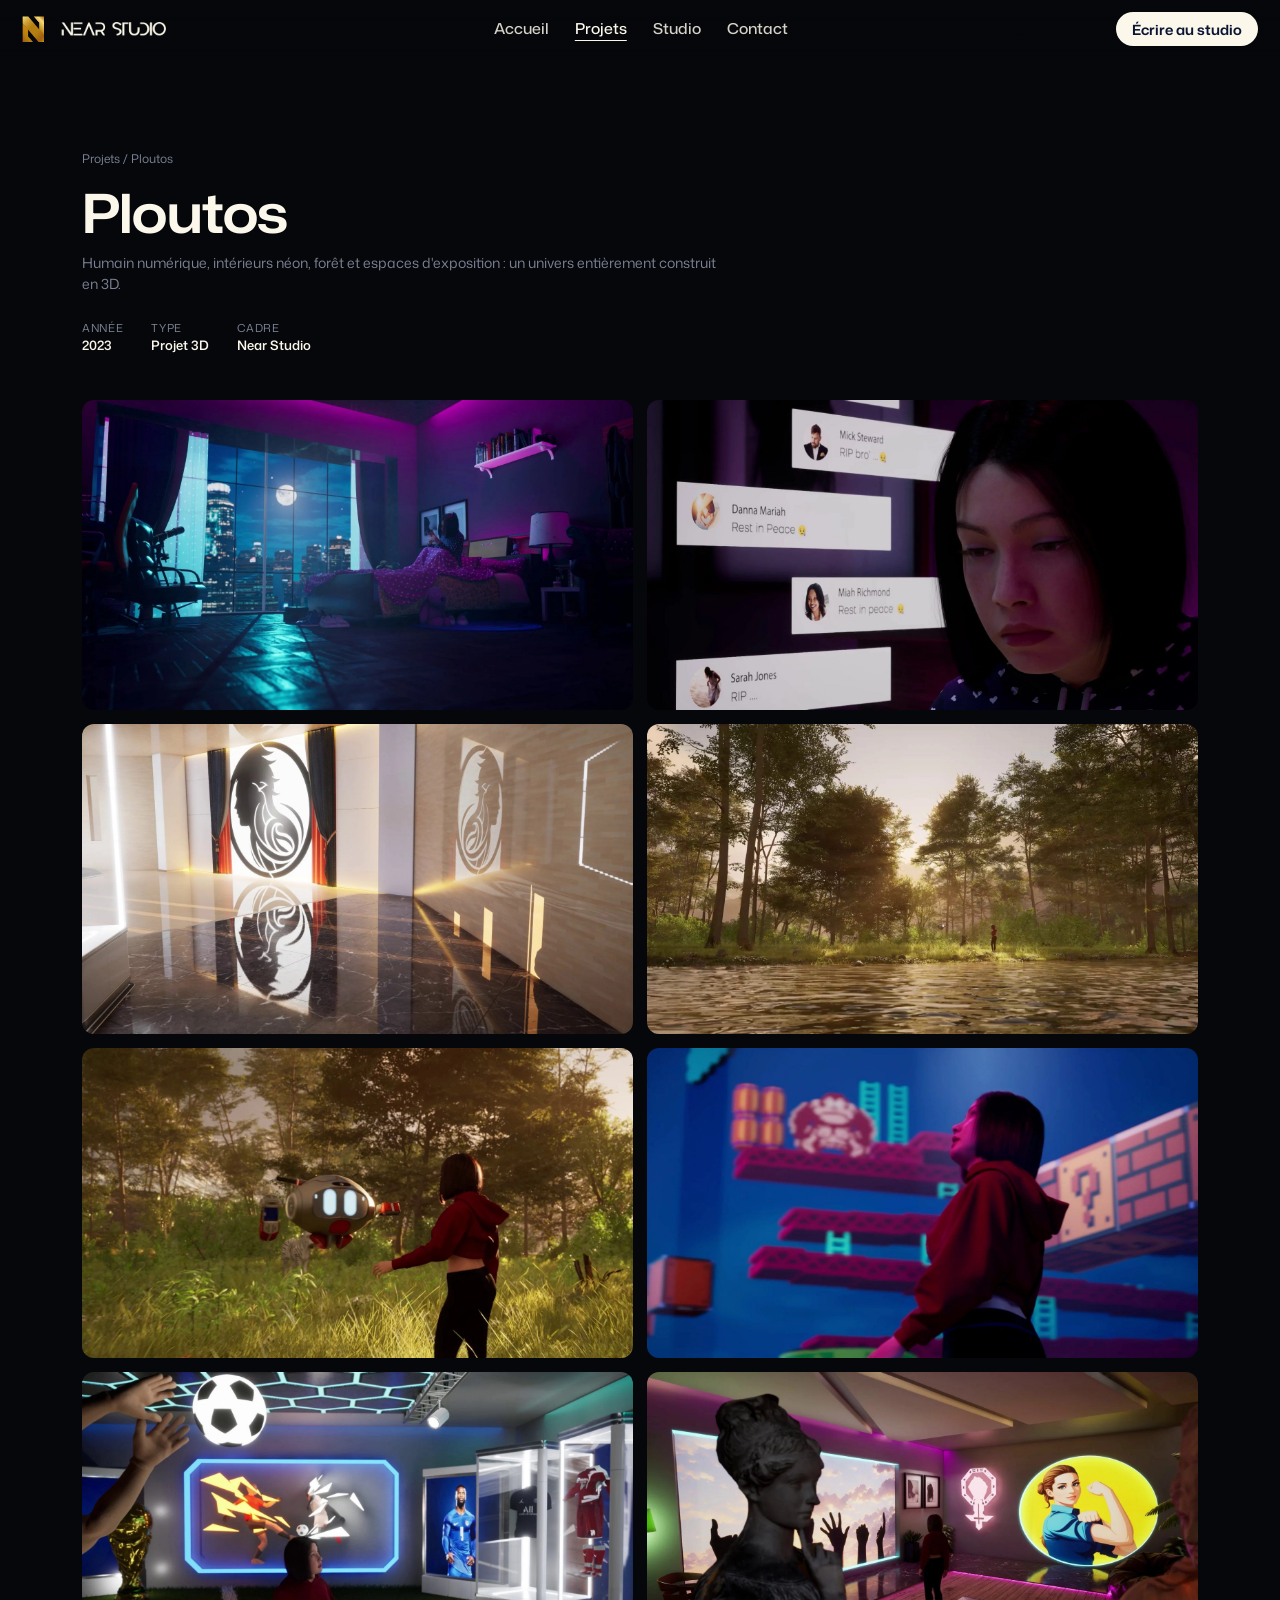
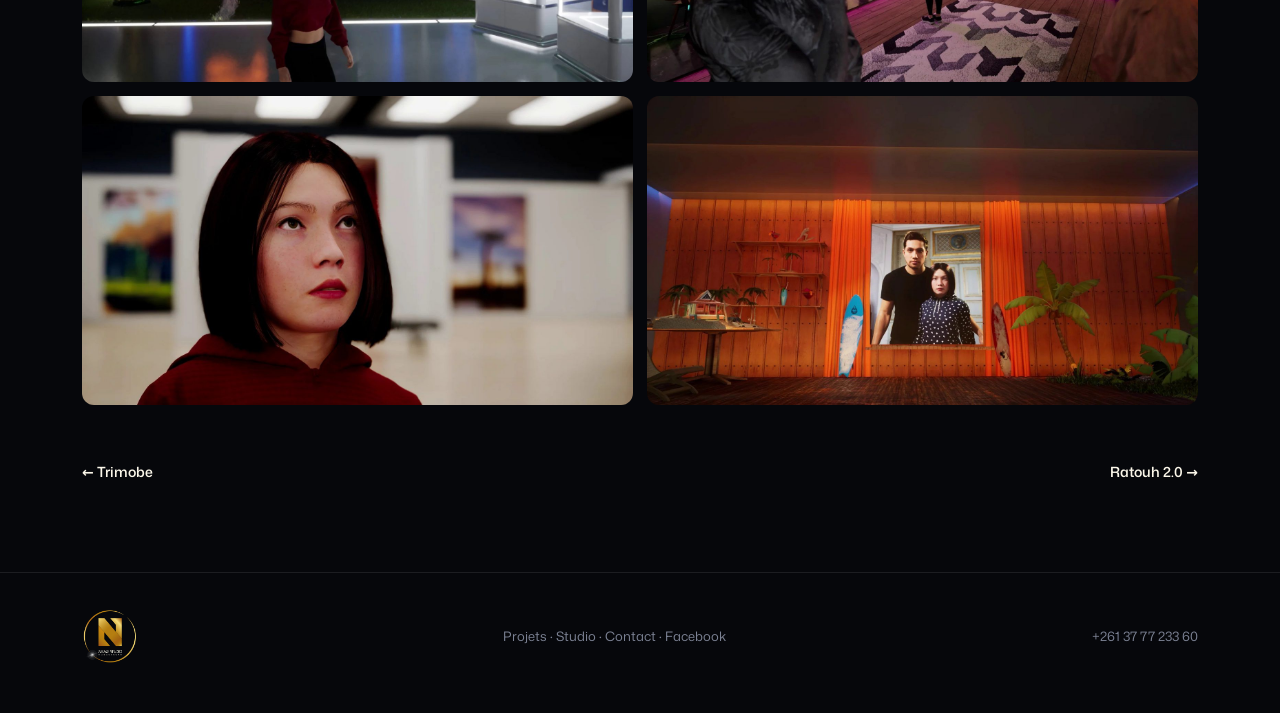
<file: projets/ploutos.html>
<!doctype html><html lang="fr"><head>
<!-- Google tag (gtag.js) -->
<script async src="https://www.googletagmanager.com/gtag/js?id=G-PV3WJQHHP0"></script>
<script>window.dataLayer=window.dataLayer||[];function gtag(){dataLayer.push(arguments);}gtag("js",new Date());gtag("config","G-PV3WJQHHP0");</script>
<meta charset="utf-8"><meta name="viewport" content="width=device-width,initial-scale=1">
<title>Ploutos - Near Studio</title><meta name="description" content="Near Studio, studio d'animation 3D, VFX et cinématiques à Antananarivo, Madagascar.">
<link rel="stylesheet" href="../assets/site.css"></head><body>
<header class="nav light"><a class="logo" href="../index.html"><img class="n" src="../assets/img/logo-n.png" alt=""><img class="t" src="../assets/img/logo-texte.png" alt="Near Studio"></a>
<ul><li><a href="../index.html">Accueil</a></li><li><a href="../projets.html" class=on>Projets</a></li><li><a href="../studio.html">Studio</a></li><li><a href="../contact.html">Contact</a></li></ul><a class="pill white" href="../contact.html">Écrire au studio</a></header><main class="wrap page">
<div class="crumb"><a href="../projets.html">Projets</a> / Ploutos</div><h1 class="h1 rv">Ploutos</h1><p class="lead rv">Humain numérique, intérieurs néon, forêt et espaces d'exposition : un univers entièrement construit en 3D.</p>
<div class="metaRow rv"><div><span>Année</span><b>2023</b></div><div><span>Type</span><b>Projet 3D</b></div><div><span>Cadre</span><b>Near Studio</b></div></div>
<div class="shots"><img class="rv" src="../assets/img/ploutos-01.jpg" alt=""><img class="rv" src="../assets/img/ploutos-02.jpg" alt=""><img class="rv" src="../assets/img/ploutos-03.jpg" alt=""><img class="rv" src="../assets/img/ploutos-04.jpg" alt=""><img class="rv" src="../assets/img/ploutos-05.jpg" alt=""><img class="rv" src="../assets/img/ploutos-06.jpg" alt=""><img class="rv" src="../assets/img/ploutos-07.jpg" alt=""><img class="rv" src="../assets/img/ploutos-08.jpg" alt=""><img class="rv" src="../assets/img/ploutos-09.jpg" alt=""><img class="rv" src="../assets/img/ploutos-10.jpg" alt=""></div>
<div class="pn"><a href="trimobe.html">← Trimobe</a><a href="ratouh.html">Ratouh 2.0 →</a></div></main><footer><div class="wrap"><img class="flogo" src="../assets/img/logo.png" alt="Near Studio Madagascar"><span><a href="../projets.html">Projets</a> · <a href="../studio.html">Studio</a> · <a href="../contact.html">Contact</a> · <a href="https://www.facebook.com/people/Near-Studio/100078455602598/">Facebook</a></span><span>+261 37 77 233 60</span></div></footer>
<script src="../assets/site.js"></script></body></html>
</file>
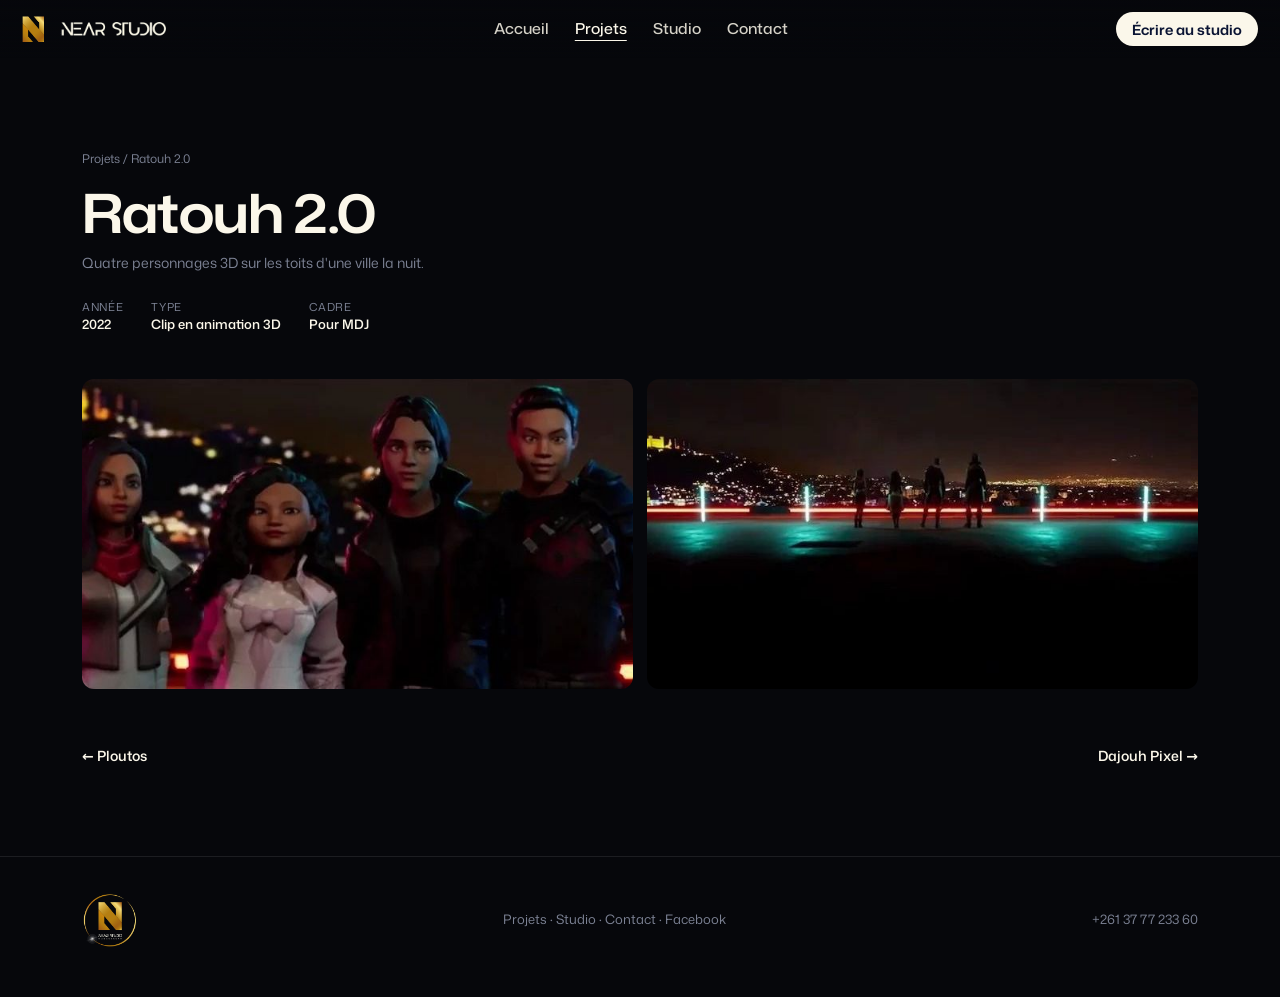
<file: projets/ratouh.html>
<!doctype html><html lang="fr"><head>
<!-- Google tag (gtag.js) -->
<script async src="https://www.googletagmanager.com/gtag/js?id=G-PV3WJQHHP0"></script>
<script>window.dataLayer=window.dataLayer||[];function gtag(){dataLayer.push(arguments);}gtag("js",new Date());gtag("config","G-PV3WJQHHP0");</script>
<meta charset="utf-8"><meta name="viewport" content="width=device-width,initial-scale=1">
<title>Ratouh 2.0 - Near Studio</title><meta name="description" content="Near Studio, studio d'animation 3D, VFX et cinématiques à Antananarivo, Madagascar.">
<link rel="stylesheet" href="../assets/site.css"></head><body>
<header class="nav light"><a class="logo" href="../index.html"><img class="n" src="../assets/img/logo-n.png" alt=""><img class="t" src="../assets/img/logo-texte.png" alt="Near Studio"></a>
<ul><li><a href="../index.html">Accueil</a></li><li><a href="../projets.html" class=on>Projets</a></li><li><a href="../studio.html">Studio</a></li><li><a href="../contact.html">Contact</a></li></ul><a class="pill white" href="../contact.html">Écrire au studio</a></header><main class="wrap page">
<div class="crumb"><a href="../projets.html">Projets</a> / Ratouh 2.0</div><h1 class="h1 rv">Ratouh 2.0</h1><p class="lead rv">Quatre personnages 3D sur les toits d'une ville la nuit.</p>
<div class="metaRow rv"><div><span>Année</span><b>2022</b></div><div><span>Type</span><b>Clip en animation 3D</b></div><div><span>Cadre</span><b>Pour MDJ</b></div></div>
<div class="shots"><img class="rv" src="../assets/img/ratouh-01.jpg" alt=""><img class="rv" src="../assets/img/ratouh-02.jpg" alt=""></div>
<div class="pn"><a href="ploutos.html">← Ploutos</a><a href="dajouh-pixel.html">Dajouh Pixel →</a></div></main><footer><div class="wrap"><img class="flogo" src="../assets/img/logo.png" alt="Near Studio Madagascar"><span><a href="../projets.html">Projets</a> · <a href="../studio.html">Studio</a> · <a href="../contact.html">Contact</a> · <a href="https://www.facebook.com/people/Near-Studio/100078455602598/">Facebook</a></span><span>+261 37 77 233 60</span></div></footer>
<script src="../assets/site.js"></script></body></html>
</file>
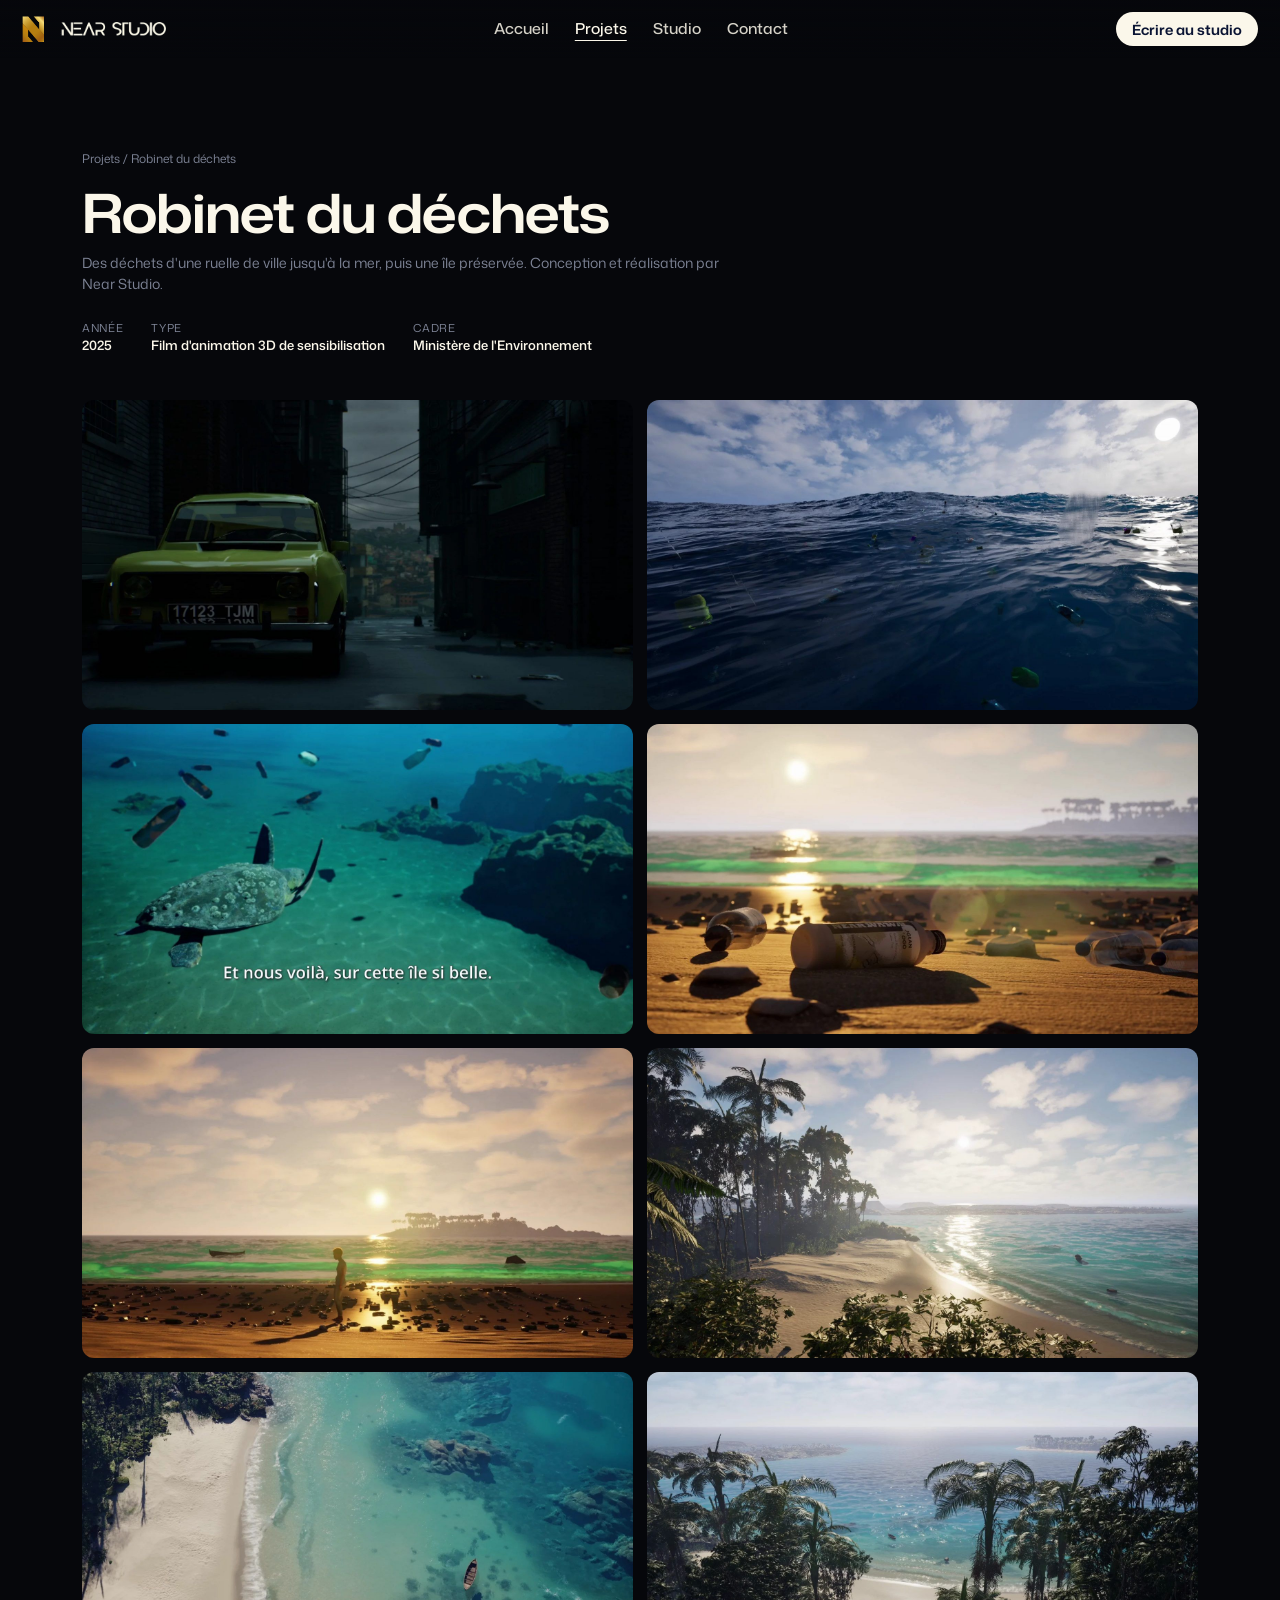
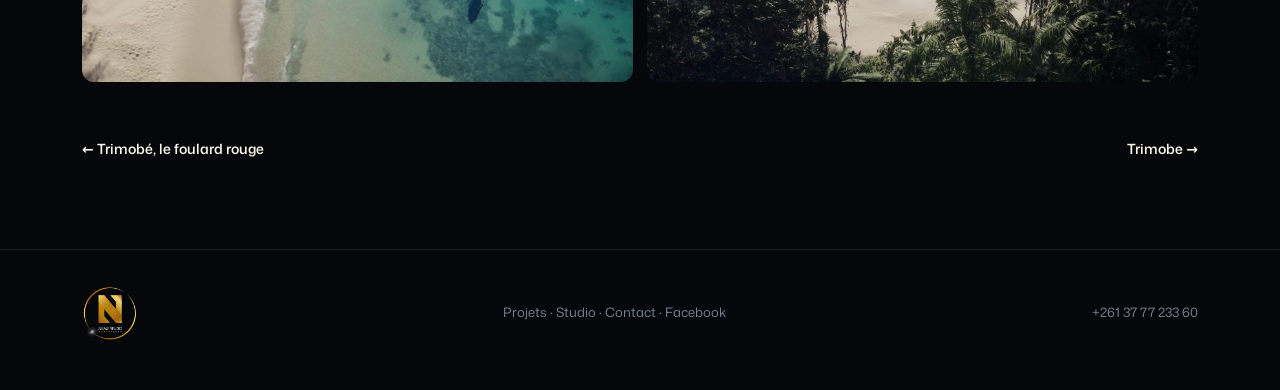
<file: projets/robinet-du-dechets.html>
<!doctype html><html lang="fr"><head>
<!-- Google tag (gtag.js) -->
<script async src="https://www.googletagmanager.com/gtag/js?id=G-PV3WJQHHP0"></script>
<script>window.dataLayer=window.dataLayer||[];function gtag(){dataLayer.push(arguments);}gtag("js",new Date());gtag("config","G-PV3WJQHHP0");</script>
<meta charset="utf-8"><meta name="viewport" content="width=device-width,initial-scale=1">
<title>Robinet du déchets - Near Studio</title><meta name="description" content="Near Studio, studio d'animation 3D, VFX et cinématiques à Antananarivo, Madagascar.">
<link rel="stylesheet" href="../assets/site.css"></head><body>
<header class="nav light"><a class="logo" href="../index.html"><img class="n" src="../assets/img/logo-n.png" alt=""><img class="t" src="../assets/img/logo-texte.png" alt="Near Studio"></a>
<ul><li><a href="../index.html">Accueil</a></li><li><a href="../projets.html" class=on>Projets</a></li><li><a href="../studio.html">Studio</a></li><li><a href="../contact.html">Contact</a></li></ul><a class="pill white" href="../contact.html">Écrire au studio</a></header><main class="wrap page">
<div class="crumb"><a href="../projets.html">Projets</a> / Robinet du déchets</div><h1 class="h1 rv">Robinet du déchets</h1><p class="lead rv">Des déchets d'une ruelle de ville jusqu'à la mer, puis une île préservée. Conception et réalisation par Near Studio.</p>
<div class="metaRow rv"><div><span>Année</span><b>2025</b></div><div><span>Type</span><b>Film d'animation 3D de sensibilisation</b></div><div><span>Cadre</span><b>Ministère de l'Environnement</b></div></div>
<div class="shots"><img class="rv" src="../assets/img/robinet-01.jpg" alt=""><img class="rv" src="../assets/img/robinet-02.jpg" alt=""><img class="rv" src="../assets/img/robinet-03.jpg" alt=""><img class="rv" src="../assets/img/robinet-04.jpg" alt=""><img class="rv" src="../assets/img/robinet-05.jpg" alt=""><img class="rv" src="../assets/img/robinet-06.jpg" alt=""><img class="rv" src="../assets/img/robinet-07.jpg" alt=""><img class="rv" src="../assets/img/robinet-08.jpg" alt=""></div>
<div class="pn"><a href="trimobe-le-foulard-rouge.html">← Trimobé, le foulard rouge</a><a href="trimobe.html">Trimobe →</a></div></main><footer><div class="wrap"><img class="flogo" src="../assets/img/logo.png" alt="Near Studio Madagascar"><span><a href="../projets.html">Projets</a> · <a href="../studio.html">Studio</a> · <a href="../contact.html">Contact</a> · <a href="https://www.facebook.com/people/Near-Studio/100078455602598/">Facebook</a></span><span>+261 37 77 233 60</span></div></footer>
<script src="../assets/site.js"></script></body></html>
</file>
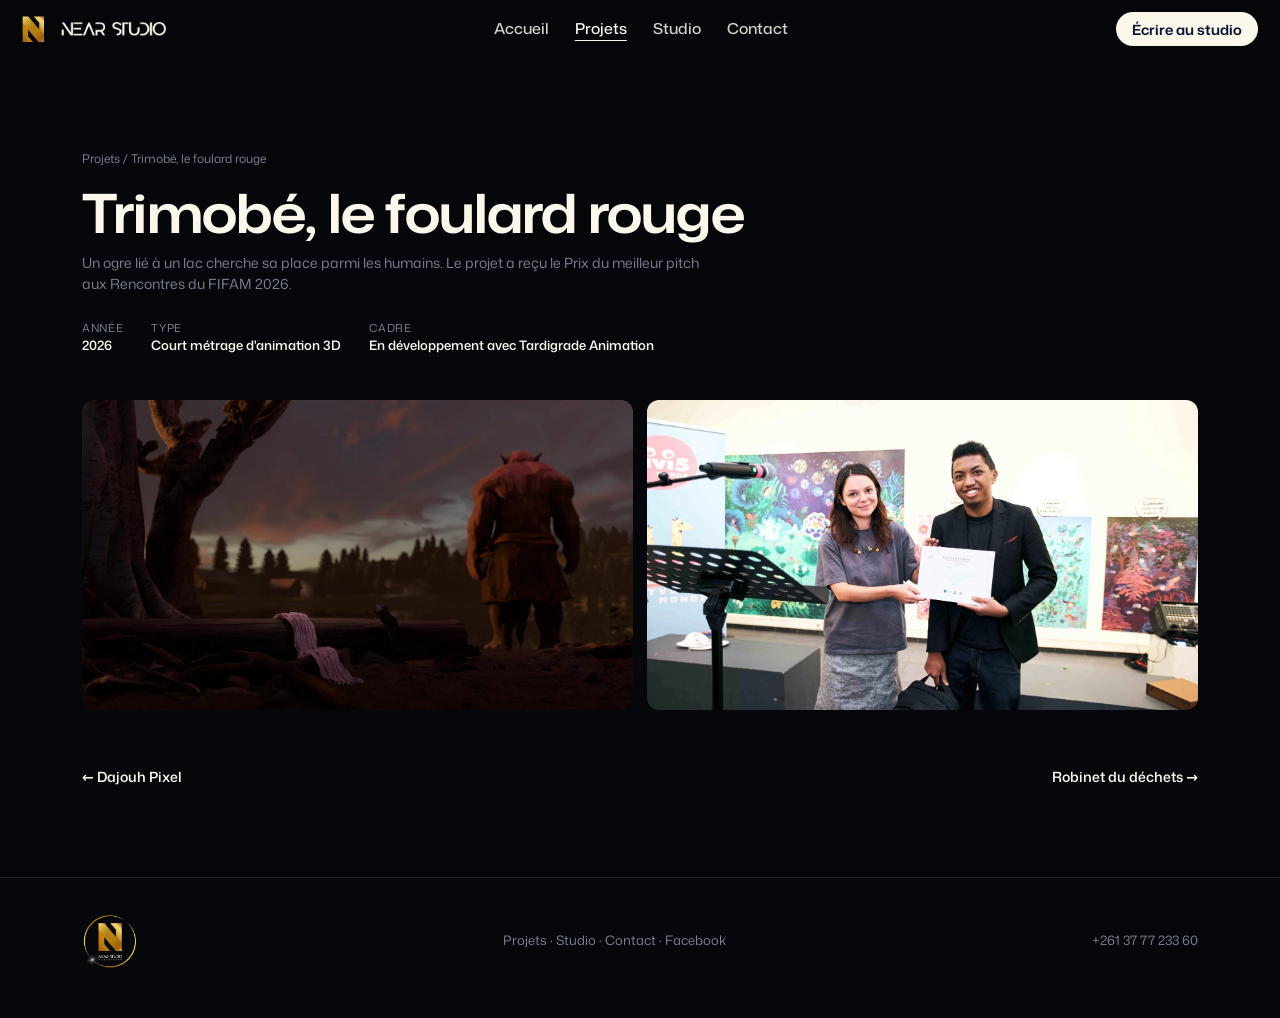
<file: projets/trimobe-le-foulard-rouge.html>
<!doctype html><html lang="fr"><head>
<!-- Google tag (gtag.js) -->
<script async src="https://www.googletagmanager.com/gtag/js?id=G-PV3WJQHHP0"></script>
<script>window.dataLayer=window.dataLayer||[];function gtag(){dataLayer.push(arguments);}gtag("js",new Date());gtag("config","G-PV3WJQHHP0");</script>
<meta charset="utf-8"><meta name="viewport" content="width=device-width,initial-scale=1">
<title>Trimobé, le foulard rouge - Near Studio</title><meta name="description" content="Near Studio, studio d'animation 3D, VFX et cinématiques à Antananarivo, Madagascar.">
<link rel="stylesheet" href="../assets/site.css"></head><body>
<header class="nav light"><a class="logo" href="../index.html"><img class="n" src="../assets/img/logo-n.png" alt=""><img class="t" src="../assets/img/logo-texte.png" alt="Near Studio"></a>
<ul><li><a href="../index.html">Accueil</a></li><li><a href="../projets.html" class=on>Projets</a></li><li><a href="../studio.html">Studio</a></li><li><a href="../contact.html">Contact</a></li></ul><a class="pill white" href="../contact.html">Écrire au studio</a></header><main class="wrap page">
<div class="crumb"><a href="../projets.html">Projets</a> / Trimobé, le foulard rouge</div><h1 class="h1 rv">Trimobé, le foulard rouge</h1><p class="lead rv">Un ogre lié à un lac cherche sa place parmi les humains. Le projet a reçu le Prix du meilleur pitch aux Rencontres du FIFAM 2026.</p>
<div class="metaRow rv"><div><span>Année</span><b>2026</b></div><div><span>Type</span><b>Court métrage d'animation 3D</b></div><div><span>Cadre</span><b>En développement avec Tardigrade Animation</b></div></div>
<div class="shots"><img class="rv" src="../assets/img/trimobe26-01.jpg" alt=""><img class="rv" src="../assets/img/trimobe26-02.jpg" alt=""></div>
<div class="pn"><a href="dajouh-pixel.html">← Dajouh Pixel</a><a href="robinet-du-dechets.html">Robinet du déchets →</a></div></main><footer><div class="wrap"><img class="flogo" src="../assets/img/logo.png" alt="Near Studio Madagascar"><span><a href="../projets.html">Projets</a> · <a href="../studio.html">Studio</a> · <a href="../contact.html">Contact</a> · <a href="https://www.facebook.com/people/Near-Studio/100078455602598/">Facebook</a></span><span>+261 37 77 233 60</span></div></footer>
<script src="../assets/site.js"></script></body></html>
</file>
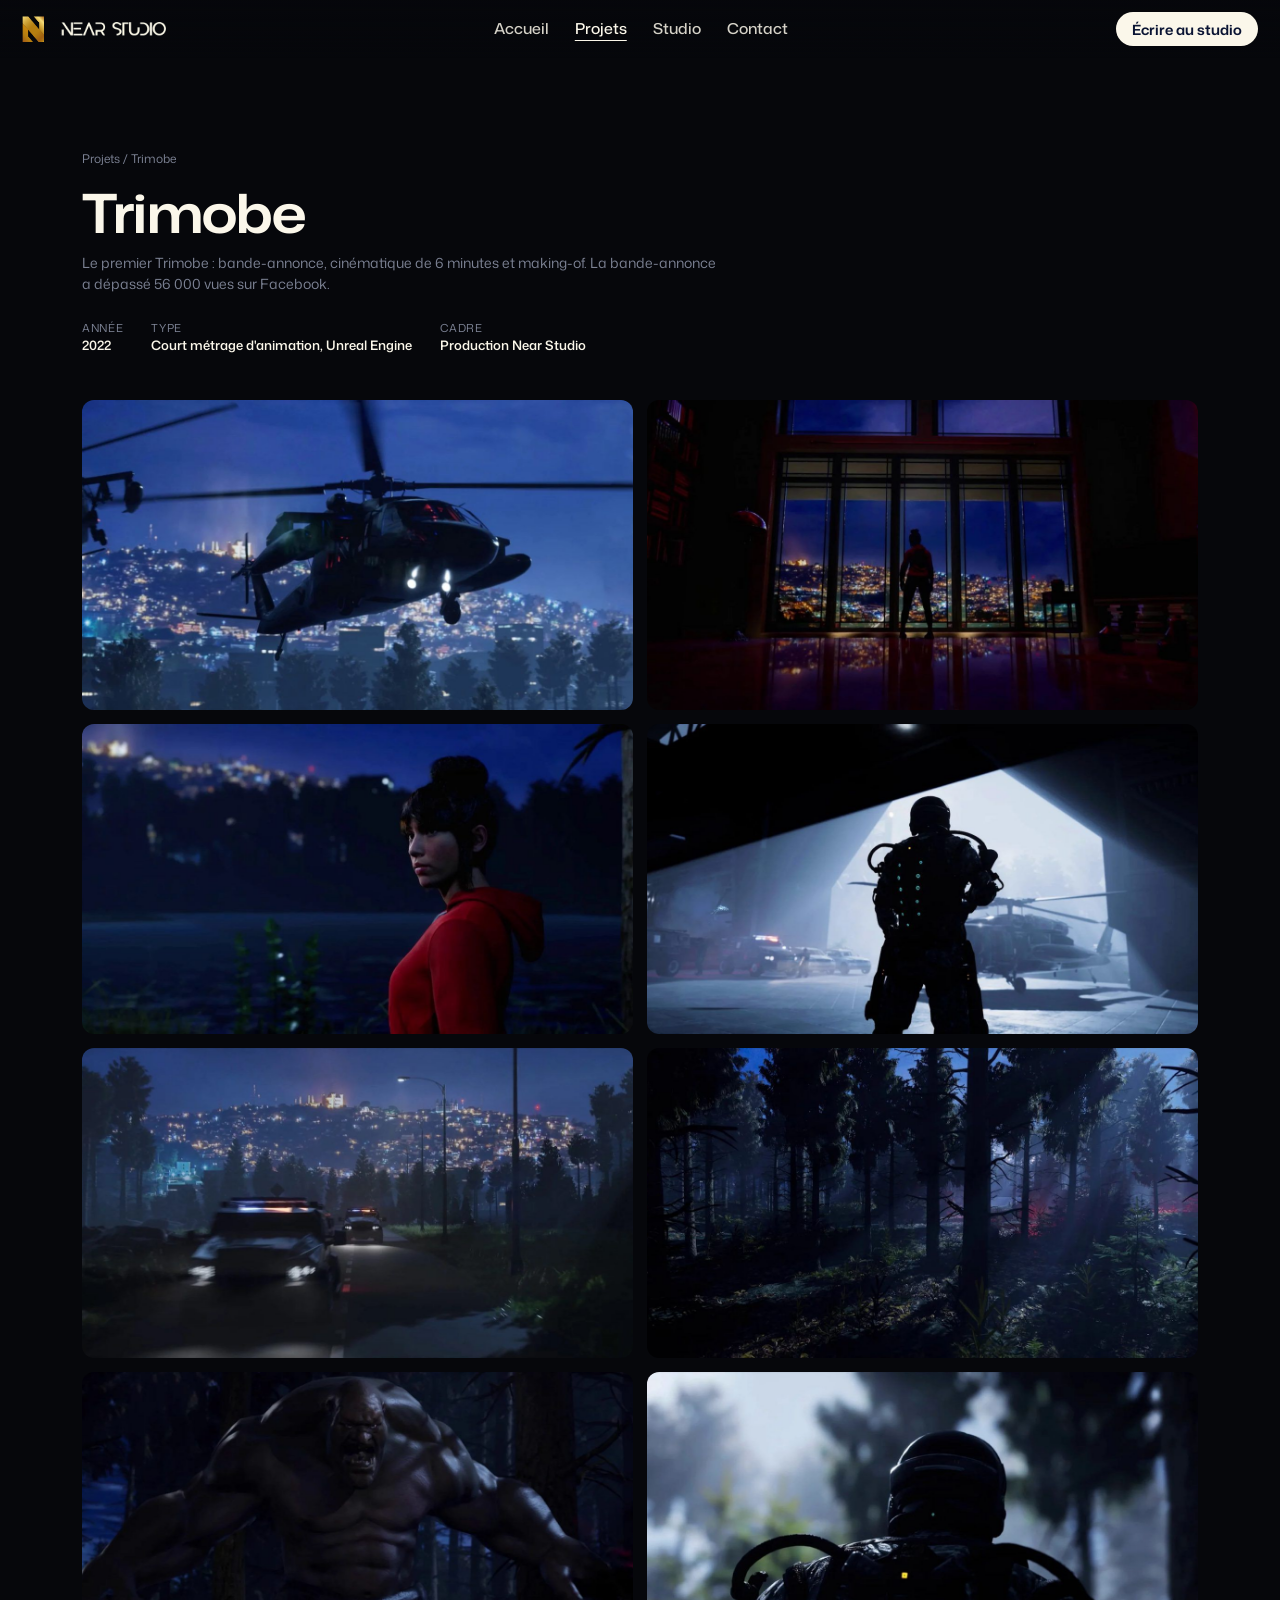
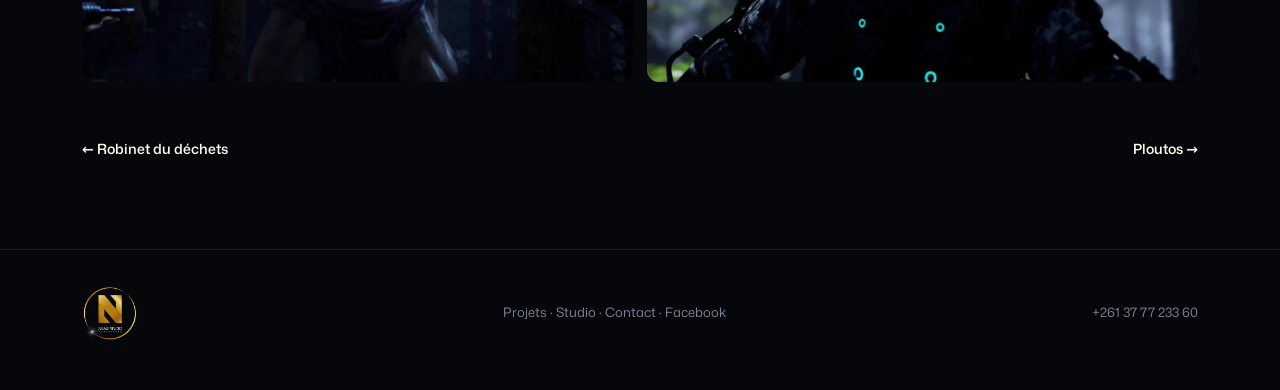
<file: projets/trimobe.html>
<!doctype html><html lang="fr"><head>
<!-- Google tag (gtag.js) -->
<script async src="https://www.googletagmanager.com/gtag/js?id=G-PV3WJQHHP0"></script>
<script>window.dataLayer=window.dataLayer||[];function gtag(){dataLayer.push(arguments);}gtag("js",new Date());gtag("config","G-PV3WJQHHP0");</script>
<meta charset="utf-8"><meta name="viewport" content="width=device-width,initial-scale=1">
<title>Trimobe - Near Studio</title><meta name="description" content="Near Studio, studio d'animation 3D, VFX et cinématiques à Antananarivo, Madagascar.">
<link rel="stylesheet" href="../assets/site.css"></head><body>
<header class="nav light"><a class="logo" href="../index.html"><img class="n" src="../assets/img/logo-n.png" alt=""><img class="t" src="../assets/img/logo-texte.png" alt="Near Studio"></a>
<ul><li><a href="../index.html">Accueil</a></li><li><a href="../projets.html" class=on>Projets</a></li><li><a href="../studio.html">Studio</a></li><li><a href="../contact.html">Contact</a></li></ul><a class="pill white" href="../contact.html">Écrire au studio</a></header><main class="wrap page">
<div class="crumb"><a href="../projets.html">Projets</a> / Trimobe</div><h1 class="h1 rv">Trimobe</h1><p class="lead rv">Le premier Trimobe : bande-annonce, cinématique de 6 minutes et making-of. La bande-annonce a dépassé 56 000 vues sur Facebook.</p>
<div class="metaRow rv"><div><span>Année</span><b>2022</b></div><div><span>Type</span><b>Court métrage d'animation, Unreal Engine</b></div><div><span>Cadre</span><b>Production Near Studio</b></div></div>
<div class="shots"><img class="rv" src="../assets/img/trimobe22-02.jpg" alt=""><img class="rv" src="../assets/img/trimobe22-03.jpg" alt=""><img class="rv" src="../assets/img/trimobe22-04.jpg" alt=""><img class="rv" src="../assets/img/trimobe22-05.jpg" alt=""><img class="rv" src="../assets/img/trimobe22-06.jpg" alt=""><img class="rv" src="../assets/img/trimobe22-07.jpg" alt=""><img class="rv" src="../assets/img/trimobe22-08.jpg" alt=""><img class="rv" src="../assets/img/trimobe22-09.jpg" alt=""></div>
<div class="pn"><a href="robinet-du-dechets.html">← Robinet du déchets</a><a href="ploutos.html">Ploutos →</a></div></main><footer><div class="wrap"><img class="flogo" src="../assets/img/logo.png" alt="Near Studio Madagascar"><span><a href="../projets.html">Projets</a> · <a href="../studio.html">Studio</a> · <a href="../contact.html">Contact</a> · <a href="https://www.facebook.com/people/Near-Studio/100078455602598/">Facebook</a></span><span>+261 37 77 233 60</span></div></footer>
<script src="../assets/site.js"></script></body></html>
</file>
<file: assets/site.css>
@font-face{font-family:'Mona Sans';font-style:normal;font-weight:200 900;font-stretch:75% 125%;font-display:swap;src:url(fonts/mona-latin.woff2) format('woff2')}
@font-face{font-family:'Mona Sans';font-style:normal;font-weight:200 900;font-stretch:75% 125%;font-display:swap;src:url(fonts/mona-latin-ext.woff2) format('woff2');unicode-range:U+0100-02BA,U+02BD-02C5,U+02C7-02CC,U+02CE-02D7,U+02DD-02FF,U+0304,U+0308,U+0329,U+1D00-1DBF,U+1E00-1E9F,U+1EF2-1EFF,U+2020,U+20A0-20AB,U+20AD-20C0,U+2113,U+2C60-2C7F,U+A720-A7FF}

:root{
  --bg:#eceef2; --card:#f6f7f9; --line:#d9dde5; --blue:#1f45b8; --blue-2:#2d6cf0; --navy:#0e1a4a;
  --text:#3d4558; --mute:#8a92a5; --white:#fff;
  --r:18px; --w:1180px;
}
*{box-sizing:border-box;margin:0;padding:0}
html{background:var(--bg);color:var(--text);scroll-behavior:smooth}
body{font-family:'Mona Sans',system-ui,sans-serif;font-size:15px;line-height:1.5;-webkit-font-smoothing:antialiased}
img{display:block;max-width:100%}
a{color:inherit;text-decoration:none}
.wrap{max-width:var(--w);margin:0 auto;padding:0 32px}

/* titres façon ego(lite) : sans large, gras, bleu profond */
.h1,.h2,.h3{font-stretch:118%;font-weight:620;letter-spacing:-.015em;line-height:1;color:var(--blue)}
.h1{font-size:clamp(34px,4.2vw,58px)}
.h2{font-size:clamp(30px,3.4vw,48px)}
.h3{font-size:22px}
.lead{font-size:14px;color:var(--mute);max-width:640px;margin-top:12px}
.paren{font-style:italic;font-weight:300;font-stretch:100%}

/* navigation */
.nav{position:fixed;top:0;left:0;right:0;z-index:40;height:58px;display:flex;align-items:center;justify-content:space-between;padding:0 22px;
  background:linear-gradient(180deg,rgba(14,26,74,.92),rgba(14,26,74,.55) 60%,rgba(14,26,74,0));color:#fff;transition:background .3s}
.nav.light{background:linear-gradient(180deg,rgba(236,238,242,.96),rgba(236,238,242,.75) 65%,rgba(236,238,242,0));color:var(--navy)}
.logo{display:flex;align-items:center;gap:10px;font-size:20px;font-weight:700;font-stretch:110%;letter-spacing:-.02em}
.logo .mark{width:24px;height:24px;border-radius:50%;background:currentColor;position:relative}
.logo .mark:after{content:"";position:absolute;inset:6px 4px 6px 10px;border-radius:50%;background:var(--navy)}
.nav.light .logo .mark:after{background:var(--bg)}
.logo .paren{font-size:18px;opacity:.85}
.nav ul{list-style:none;display:flex;gap:26px;font-size:15px;font-weight:500;font-stretch:108%}
.nav ul a{opacity:.85}.nav ul a:hover,.nav ul a.on{opacity:1}
.nav ul a.on{text-decoration:underline;text-underline-offset:6px;text-decoration-thickness:1px}
.pill{display:inline-flex;align-items:center;gap:8px;height:34px;padding:0 16px;border-radius:999px;font-size:14px;font-weight:560;font-stretch:108%;white-space:nowrap}
.pill.white{background:#fff;color:var(--blue)}
.pill.navy{background:var(--navy);color:#fff}
.pill.navy:hover{background:var(--blue)}
.pill.blue{background:var(--blue-2);color:#fff;height:40px;padding:0 22px}.pill.blue:hover{background:#fff;color:var(--blue)}
.pill.line{border:1px solid var(--blue);color:var(--blue);height:42px;justify-content:center;width:100%}
.pill.line:hover{background:var(--blue);color:#fff}

/* hero : l'espace, puis la Terre qui se lève */
.hero{position:relative;height:118vh;min-height:760px;overflow:hidden;
  background:radial-gradient(120% 70% at 50% 100%,#3f86ff 0%,#1e57d6 30%,#14318f 55%,#0b1440 80%,#070c26 100%);color:#fff}
.stars{position:absolute;inset:0;background-image:radial-gradient(1px 1px at 12% 18%,#fff8,transparent),radial-gradient(1px 1px at 72% 12%,#fff6,transparent),radial-gradient(1px 1px at 40% 30%,#fff5,transparent),radial-gradient(1.5px 1.5px at 85% 34%,#fff7,transparent),radial-gradient(1px 1px at 25% 42%,#fff4,transparent),radial-gradient(1px 1px at 58% 8%,#fff6,transparent),radial-gradient(1px 1px at 93% 20%,#fff5,transparent),radial-gradient(1px 1px at 5% 30%,#fff5,transparent)}
.earth{position:absolute;left:50%;bottom:-8vh;width:min(1900px,150vw);transform:translate(-50%,0);will-change:transform;filter:drop-shadow(0 -30px 80px rgba(120,180,255,.45))}
.hero .copy{position:relative;z-index:3;text-align:center;padding-top:30vh}
.hero .copy .h1{color:#fff}
.hero .copy p{font-size:15px;color:#c9d6ff;margin:14px auto 24px;max-width:520px}
.hero .copy small{display:block;margin-top:12px;font-size:12px;color:#9fb2e6}
.hero:after{content:"";position:absolute;left:0;right:0;bottom:0;height:22vh;background:linear-gradient(180deg,rgba(236,238,242,0),var(--bg));z-index:2}

/* fenêtre de visionnage (comme la fenêtre d'app d'ego) */
.viewer{position:relative;z-index:5;margin:-34vh auto 0;max-width:1000px;border-radius:var(--r);background:var(--card);border:1px solid #fff;box-shadow:0 40px 90px -30px rgba(14,26,74,.45),0 0 0 1px rgba(14,26,74,.06);overflow:hidden}
.chrome{display:flex;align-items:center;gap:8px;height:40px;padding:0 16px;font-size:12px;color:var(--mute)}
.dots{display:flex;gap:7px;margin-right:10px}.dots i{width:11px;height:11px;border-radius:50%;background:#ff5f57}.dots i:nth-child(2){background:#febc2e}.dots i:nth-child(3){background:#28c840}
.tabs{display:flex;gap:4px}
.tabs button{all:unset;cursor:pointer;padding:5px 12px;border-radius:8px;font-size:12px;color:var(--mute)}
.tabs button.on{background:#fff;color:var(--navy);box-shadow:0 1px 2px rgba(0,0,0,.06)}
.screen{position:relative;aspect-ratio:2.39;background:#000;overflow:hidden}
.screen img{position:absolute;inset:0;width:100%;height:100%;object-fit:cover;opacity:0;transition:opacity .6s;transform:scale(1.06)}
.screen img.on{opacity:1;animation:kb 7s linear forwards}
@keyframes kb{from{transform:scale(1.06)}to{transform:scale(1)}}
.tl{display:flex;align-items:center;gap:14px;height:46px;padding:0 16px;font-size:11px;color:var(--mute);font-variant-numeric:tabular-nums}
.tl .play{width:26px;height:26px;border-radius:50%;background:var(--navy);display:grid;place-items:center}
.tl .play:after{content:"";border-left:8px solid #fff;border-top:5px solid transparent;border-bottom:5px solid transparent;margin-left:2px}
.tl .track{flex:1;height:4px;border-radius:4px;background:var(--line);position:relative;overflow:hidden}
.tl .track i{position:absolute;left:0;top:0;bottom:0;width:0;background:var(--blue-2);border-radius:4px}

/* sections */
.sec{padding:120px 0 0}
.logos{display:flex;flex-wrap:wrap;gap:10px;margin-top:28px;max-width:760px}
.logos span{height:44px;padding:0 20px;border-radius:999px;background:var(--card);border:1px solid var(--line);display:flex;align-items:center;font-weight:600;font-stretch:112%;color:#9aa1b2;font-size:16px}

/* liste collante + fenêtre (projets) */
.split{display:grid;grid-template-columns:330px 1fr;gap:56px;margin-top:56px}
.list{padding-bottom:20vh}.list .it{display:block;padding:22px 0;min-height:14vh;cursor:pointer}
.list .it h4{font-size:16px;font-weight:600;font-stretch:110%;line-height:1.15;color:var(--navy);transition:all .25s}
.list .it p{font-size:13px;color:var(--mute);max-height:0;overflow:hidden;transition:max-height .4s,margin .4s}
.list .it .meta{font-size:11px;letter-spacing:.06em;text-transform:uppercase;color:var(--mute);margin-top:6px}
.list .it.on h4{font-size:26px;color:var(--blue-2)}
.list .it.on p{max-height:120px;margin-top:10px}
.stick{position:sticky;top:110px;align-self:start}
.win{border-radius:var(--r);background:var(--card);border:1px solid var(--line);overflow:hidden}
.win .screen{aspect-ratio:16/9}
.win .screen img{transition:opacity .45s}
.win .screen img.on{animation:none;transform:none}

/* grille de cartes */
.grid3{display:grid;grid-template-columns:repeat(3,1fr);border:1px solid var(--line);border-radius:var(--r);overflow:hidden;margin-top:40px;background:var(--card)}
.grid3 .c{padding:22px 22px 26px;border-right:1px solid var(--line);border-bottom:1px solid var(--line)}
.grid3 .c:nth-child(3n){border-right:0}
.grid3 .c:nth-last-child(-n+3){border-bottom:0}
.grid3 .c .ph{aspect-ratio:16/10;border-radius:10px;overflow:hidden;margin-bottom:18px;background:#000}
.grid3 .c .ph img{width:100%;height:100%;object-fit:cover;transition:transform .8s}
.grid3 .c:hover .ph img{transform:scale(1.04)}
.grid3 .c h3{font-size:20px;font-weight:620;font-stretch:115%;color:var(--navy)}
.grid3 .c p{font-size:13px;color:var(--mute);margin-top:6px}

/* chiffres en pastilles */
.facts{display:grid;grid-template-columns:repeat(3,1fr);gap:16px;margin-top:40px}
.facts div{border-radius:28px;background:var(--card);border:1px solid var(--line);padding:28px 30px}
.facts b{display:block;font-size:34px;font-weight:650;font-stretch:120%;color:var(--blue);letter-spacing:-.02em}
.facts span{font-size:13px;color:var(--mute)}

/* appel final */
.cta{margin:140px 0 0;border-radius:28px;overflow:hidden;position:relative;color:#fff;padding:90px 48px;text-align:center;
  background:radial-gradient(110% 120% at 50% 120%,#3f86ff,#1e57d6 35%,#14318f 65%,#0b1440)}
.cta .h2{color:#fff}
.cta p{color:#c9d6ff;margin:14px 0 26px}
footer{margin-top:90px;border-top:1px solid var(--line);padding:36px 0 50px;font-size:13px;color:var(--mute)}
footer .wrap{display:flex;justify-content:space-between;gap:20px;flex-wrap:wrap}
footer a:hover{color:var(--blue)}

/* pages intérieures */
.page{padding-top:150px}
.crumb{font-size:12px;color:var(--mute);margin-bottom:18px}
.crumb a:hover{color:var(--blue)}
.cards2{display:grid;grid-template-columns:1fr 1fr;gap:22px;margin-top:48px}
.pcard{display:block;border-radius:var(--r);background:var(--card);border:1px solid var(--line);overflow:hidden;transition:transform .35s,box-shadow .35s}
.pcard:hover{transform:translateY(-4px);box-shadow:0 30px 60px -30px rgba(14,26,74,.35)}
.pcard .ph{aspect-ratio:16/9;overflow:hidden;background:#000}
.pcard .ph img{width:100%;height:100%;object-fit:cover}
.pcard .tx{display:flex;justify-content:space-between;align-items:baseline;padding:16px 20px 18px}
.pcard h3{font-size:19px;font-weight:620;font-stretch:115%;color:var(--navy)}
.pcard span{font-size:12px;color:var(--mute)}
.shots{display:grid;grid-template-columns:1fr 1fr;gap:14px;margin-top:44px}
.shots img{width:100%;aspect-ratio:16/9;object-fit:cover;border-radius:12px;background:#000}
.metaRow{display:flex;gap:28px;flex-wrap:wrap;margin-top:26px;font-size:13px}
.metaRow div span{display:block;font-size:11px;letter-spacing:.06em;text-transform:uppercase;color:var(--mute)}
.metaRow div b{font-weight:560;color:var(--navy)}
.pn{display:flex;justify-content:space-between;margin-top:56px;font-size:14px}
.pn a{color:var(--blue);font-weight:560}

/* tableau services (comme le comparatif d'ego) */
.table{margin-top:40px;border-radius:var(--r);overflow:hidden;border:1px solid var(--line);background:var(--card);font-size:14px}
.table .row{display:grid;grid-template-columns:1.1fr 2fr 1.2fr;border-bottom:1px solid var(--line)}
.table .row:last-child{border-bottom:0}
.table .row>div{padding:16px 20px}
.table .row>div:first-child{font-weight:600;font-stretch:110%;color:var(--navy)}
.table .row>div:last-child{background:rgba(45,108,240,.08);color:var(--blue);font-size:13px}
.table .head>div{font-size:11px!important;letter-spacing:.06em;text-transform:uppercase;color:var(--mute)!important;font-weight:500!important}
.two{display:grid;grid-template-columns:1fr 1fr;gap:56px;margin-top:40px;align-items:start}
.two p{margin-bottom:14px}
.contact{display:grid;grid-template-columns:repeat(3,1fr);gap:16px;margin-top:40px}
.contact a,.contact div{display:block;border-radius:28px;background:var(--card);border:1px solid var(--line);padding:26px 28px}
.contact a:hover{border-color:var(--blue)}
.contact span{display:block;font-size:11px;letter-spacing:.06em;text-transform:uppercase;color:var(--mute);margin-bottom:6px}
.contact b{font-size:18px;font-weight:600;font-stretch:110%;color:var(--navy)}

/* apparition douce */
.rv{opacity:0;transform:translateY(24px);transition:opacity .8s cubic-bezier(.2,.7,.2,1),transform .8s cubic-bezier(.2,.7,.2,1)}
.rv.in{opacity:1;transform:none}
@media (prefers-reduced-motion:reduce){.rv{opacity:1;transform:none}.screen img.on{animation:none}}
@media (max-width:860px){
  .nav ul{display:none}.split,.two{grid-template-columns:1fr}.stick{position:relative;top:0}
  .grid3,.facts,.contact,.cards2,.shots{grid-template-columns:1fr}.grid3 .c{border-right:0!important;border-bottom:1px solid var(--line)!important}
  .viewer{margin:-26vh 16px 0}
}

/* ===== Charte Near Studio : or, noir, bleu nuit, texte blanc ===== */
:root{--bg:#06070b;--navy:#0a1433;--navy-2:#0f1d4a;--card:#0c1124;--line:rgba(214,170,74,.16);
  --gold:#d6a64a;--gold-l:#f3dc85;--gold-d:#a35f16;--white:#fbf7ea;--text:#c3c6d1;--mute:#7c8294;
  --goldgrad:linear-gradient(115deg,#f5df7e 0%,#d9a93e 38%,#b47a12 62%,#f2d57a 100%)}
html{background:var(--bg);color:var(--text)}
.h1,.h2{background:var(--goldgrad);-webkit-background-clip:text;background-clip:text;color:transparent}
.h1.w,.h2.w,.hero .copy .h1,.cta .h2{background:none;color:var(--white)}
.lead{color:var(--mute)}
.nav,.nav.light{background:linear-gradient(180deg,rgba(6,7,11,.92),rgba(6,7,11,.6) 60%,rgba(6,7,11,0));color:var(--white)}
.logo img.n{height:26px;width:auto}.logo img.t{height:15px;width:auto;margin-left:6px}
.pill.white,.pill.blue{background:var(--goldgrad);color:#0b0b0b;font-weight:620}
.pill.white:hover,.pill.blue:hover{background:var(--white);color:#0b0b0b}
.pill.line{border-color:var(--gold);color:var(--gold-l)}.pill.line:hover{background:var(--gold);color:#0b0b0b}
.hero{background:radial-gradient(120% 70% at 50% 100%,#2a5bd0 0%,#173a9a 26%,#0d1f5a 50%,#0a1433 70%,#05060a 100%)}
.hero .copy p{color:#c9d1ec}.hero .copy small{color:var(--gold-l);opacity:.8}
.hero:after{background:linear-gradient(180deg,rgba(6,7,11,0),var(--bg))}
.viewer{background:var(--card);border-color:rgba(214,170,74,.25);box-shadow:0 40px 90px -30px rgba(0,0,0,.8)}
.chrome{color:var(--mute)}.tabs button.on{background:rgba(214,170,74,.14);color:var(--gold-l);box-shadow:none}
.tl .play{background:var(--goldgrad)}.tl .play:after{border-left-color:#0b0b0b}
.tl .track{background:rgba(255,255,255,.08)}.tl .track i{background:var(--goldgrad)}
.logos span{background:var(--card);border-color:var(--line);color:#a9adbb}
.list .it h4{color:var(--white)}.list .it.on h4{background:var(--goldgrad);-webkit-background-clip:text;background-clip:text;color:transparent}
.win{background:var(--card);border-color:var(--line)}
.grid3{background:var(--card);border-color:var(--line)}.grid3 .c{border-color:var(--line)!important}
.grid3 .c h3,.pcard h3,.contact b,.metaRow div b,.table .row>div:first-child{color:var(--white)}
.facts div{background:var(--card);border-color:var(--line)}
.facts b{background:var(--goldgrad);-webkit-background-clip:text;background-clip:text;color:transparent}
.cta{background:radial-gradient(110% 120% at 50% 120%,#2a5bd0,#173a9a 30%,#0d1f5a 60%,#0a1433);border:1px solid rgba(214,170,74,.25)}
.cta p{color:#c9d1ec}
footer{border-color:var(--line)}footer .flogo{height:54px;width:auto}footer .wrap{align-items:center}
.pcard{background:var(--card);border-color:var(--line)}.pcard:hover{box-shadow:0 30px 60px -30px rgba(0,0,0,.9);border-color:rgba(214,170,74,.45)}
.crumb a:hover,footer a:hover{color:var(--gold-l)}.pn a{color:var(--gold-l)}
.table{background:var(--card);border-color:var(--line)}.table .row{border-color:var(--line)}
.table .row>div:last-child{background:rgba(214,170,74,.08);color:var(--gold-l)}
.contact a,.contact div{background:var(--card);border-color:var(--line)}.contact a:hover{border-color:var(--gold)}
.band{background:var(--navy);box-shadow:0 0 0 100vmax var(--navy);clip-path:inset(0 -100vmax);padding-bottom:110px;margin-top:110px}
.band.sec{padding-top:100px}

/* ===== Or réduit à ~1 % (Rajo, 18/11) : logo, mention du prix, barre de lecture ===== */
:root{--line:rgba(255,255,255,.09);--accent:#5b82ff}
.h1,.h2,.facts b,.list .it.on h4{background:none;-webkit-background-clip:border-box;background-clip:border-box;color:var(--white)}
.list .it h4{color:#8d93a6}.list .it.on h4{color:var(--white)}
.pill.white,.pill.blue{background:var(--white);color:#0a1433}
.pill.white:hover,.pill.blue:hover{background:var(--accent);color:#fff}
.pill.line{border-color:rgba(255,255,255,.35);color:var(--white)}.pill.line:hover{background:var(--white);color:#0a1433}
.viewer{border-color:rgba(255,255,255,.12)}
.tabs button.on{background:rgba(255,255,255,.1);color:var(--white)}
.tl .play{background:var(--white)}.tl .play:after{border-left-color:#0a1433}
.table .row>div:last-child{background:rgba(91,130,255,.1);color:#b9c8ff}
.contact a:hover,.pcard:hover{border-color:rgba(255,255,255,.3)}
.cta{border-color:rgba(255,255,255,.1)}
.pn a,.crumb a:hover,footer a:hover{color:var(--white)}

/* lecteur vidéo : rien ne se charge avant le clic */
.screen.vids{aspect-ratio:16/9}
.vid{position:absolute;inset:0;display:none}.vid.on{display:block}
.vid img{position:absolute;inset:0;width:100%;height:100%;object-fit:cover;opacity:1;transform:none;animation:none}
.vid iframe{position:absolute;inset:0;width:100%;height:100%;border:0;background:#000}
.bigplay{all:unset;cursor:pointer;position:absolute;left:50%;top:50%;width:84px;height:84px;margin:-42px 0 0 -42px;border-radius:50%;background:rgba(251,247,234,.92);box-shadow:0 20px 50px rgba(0,0,0,.5);transition:transform .25s}
.bigplay:after{content:"";position:absolute;left:34px;top:27px;border-left:22px solid #0a1433;border-top:15px solid transparent;border-bottom:15px solid transparent}
.bigplay:hover{transform:scale(1.07)}
</file>
